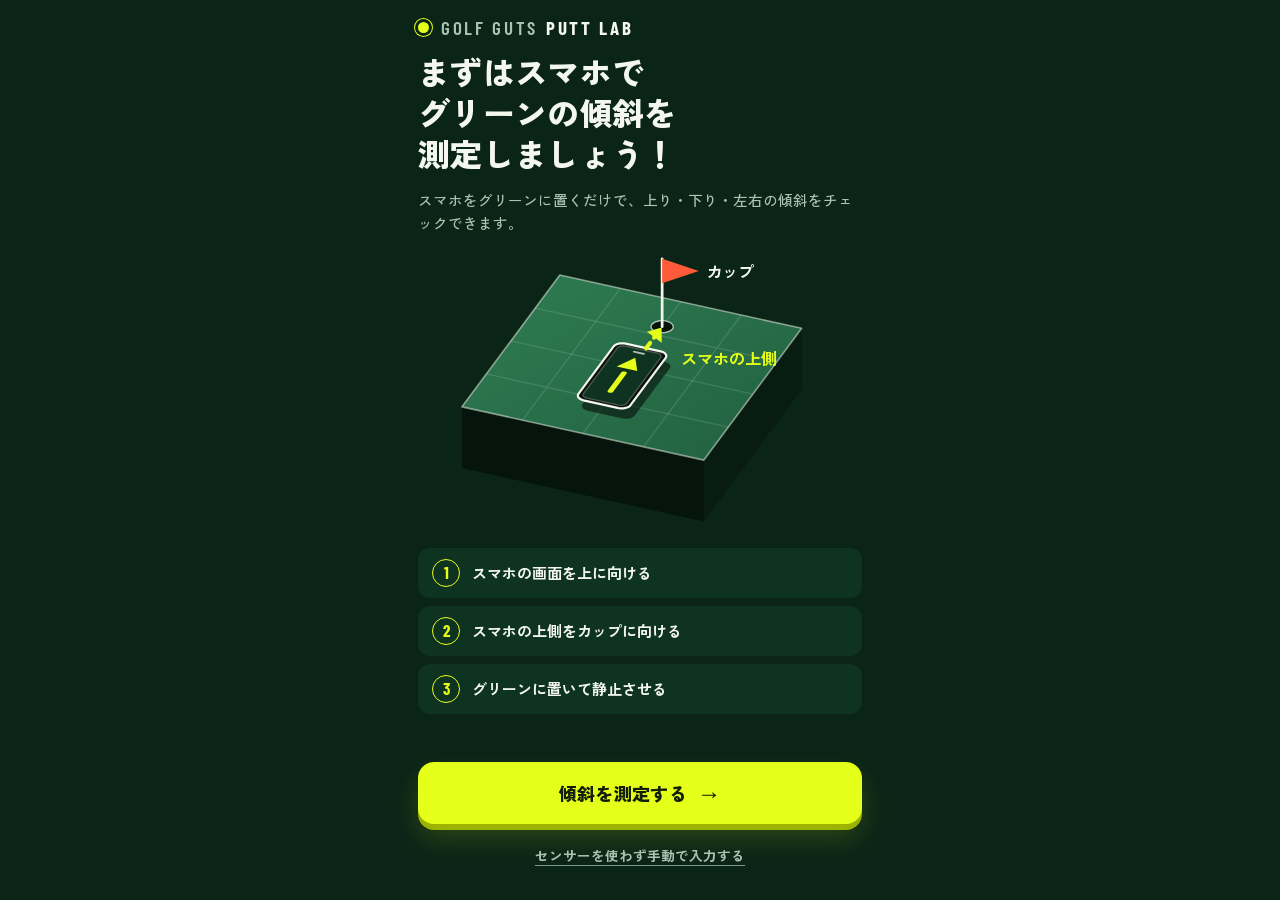
<file: index.html>
<!doctype html>
<html lang="ja">
<head>
<meta charset="utf-8">
<meta name="viewport" content="width=device-width,initial-scale=1,viewport-fit=cover">
<meta name="theme-color" content="#0a2417">
<meta name="apple-mobile-web-app-capable" content="yes">
<meta name="mobile-web-app-capable" content="yes">
<meta name="apple-mobile-web-app-status-bar-style" content="black-translucent">
<meta name="apple-mobile-web-app-title" content="PUTT LAB">
<style>:root{padding:env(safe-area-inset-top,0px) 0 env(safe-area-inset-bottom,0px)}body{margin:0}img{max-width:100%}[hidden]{display:none!important}</style>
</head>
<body>
<title>GOLF GUTS PUTT LAB</title>
<link rel="stylesheet" href="https://fonts.googleapis.com/css2?family=Barlow+Condensed:wght@500;600;700&family=Zen+Kaku+Gothic+New:wght@500;700;900&display=swap">
<style>
/* Layout: 縦一列のスコアカード。濃い芝の地に置き、蛍光イエローは「次に押すもの」と「答え」だけに使う。
   屋外の日差しでも読めるよう、文字は大きく高コントラスト。単一のダークグリーン基調で固定（テーマ切替なし）。 */
:root {
  color-scheme: dark;
  --turf-950: #05150d;
  --turf-900: #0a2417;
  --turf-800: #0f3321;
  --turf-700: #16442d;
  --turf-600: #21603f;
  --turf-500: #2f7d52;
  --chalk: #f3f7ee;
  --chalk-dim: #abc3b1;
  --chalk-faint: #7a9a85;
  --volt: #e4ff1a;
  --volt-ink: #131f06;
  --pin: #ff5b3a;
  --rule: rgba(243, 247, 238, .14);
  --font-display: "Barlow Condensed", "Arial Narrow", "Hiragino Sans", "Noto Sans CJK JP", sans-serif;
  --font-body: "Zen Kaku Gothic New", "Hiragino Sans", "Hiragino Kaku Gothic ProN", "Noto Sans JP", "Noto Sans CJK JP", "Yu Gothic", Meiryo, sans-serif;
  --gutter: 18px;
}

html { height: 100%; box-sizing: border-box; }
body { height: 100%; }
body {
  margin: 0;
  background: var(--turf-900);
  color: var(--chalk);
  font-family: var(--font-body);
  font-size: 15px;
  line-height: 1.6;
  font-weight: 500;
  -webkit-text-size-adjust: 100%;
  -webkit-tap-highlight-color: transparent;
  overscroll-behavior-y: contain;
}
*, *::before, *::after { box-sizing: border-box; }
/* ホーム画面から起動したとき、スクロールした中身が時計・電池表示の下に透けないようにする */
body::before {
  content: ""; position: fixed; top: 0; left: 0; right: 0; z-index: 30;
  height: env(safe-area-inset-top, 0px); background: var(--turf-900);
}
button, input { font: inherit; color: inherit; }
button { cursor: pointer; touch-action: manipulation; }
h1, h2, h3, p, ol, dl, dd { margin: 0; }
ol { padding: 0; list-style: none; }
svg { display: block; width: 100%; height: auto; }
svg text { font-family: var(--font-body); }
:focus-visible { outline: 3px solid var(--volt); outline-offset: 3px; border-radius: 6px; }

#app { min-height: 100%; max-width: 480px; margin: 0 auto; padding-inline: var(--gutter); display: flex; flex-direction: column; }

.screen {
  flex: 1 0 auto;
  display: flex; flex-direction: column; gap: 14px;
  padding-block: 18px 22px;
}

/* ---------- 共通パーツ ---------- */
.brand {
  display: flex; align-items: center; gap: 8px;
  font-family: var(--font-display); font-weight: 600; font-size: 19px;
  letter-spacing: .14em; line-height: 1; color: var(--chalk-dim); white-space: nowrap; min-width: 0;
}
.brand b { color: var(--chalk); font-weight: 700; }
.brand::before {
  content: ""; width: 11px; height: 11px; border-radius: 50%;
  background: var(--volt); box-shadow: 0 0 0 3px var(--turf-900), 0 0 0 4px var(--volt);
  margin-right: 4px; flex: none;
}

.eyebrow { font-size: 13px; font-weight: 700; letter-spacing: .12em; color: var(--volt); }
.h-big { font-size: clamp(26px, 7.6vw, 32px); line-height: 1.28; font-weight: 900; letter-spacing: .01em; text-wrap: balance; }
.lead { color: var(--chalk-dim); font-size: 14.5px; }
.note { color: var(--chalk-faint); font-size: 12.5px; line-height: 1.55; }

.btn-volt {
  display: flex; align-items: center; justify-content: center; gap: 10px;
  width: 100%; min-height: 62px; padding: 12px 18px;
  border: 0; border-radius: 16px;
  background: var(--volt); color: var(--volt-ink);
  font-weight: 900; font-size: 18px; letter-spacing: .02em;
  box-shadow: 0 6px 0 #9db300, 0 14px 28px rgba(228, 255, 26, .16);
  transition: transform .08s, box-shadow .08s;
}
.btn-volt:active { transform: translateY(4px); box-shadow: 0 2px 0 #9db300; }
.btn-volt .arr { font-family: var(--font-display); font-size: 24px; line-height: 1; }
.btn-ghost {
  width: 100%; min-height: 50px; padding: 10px 16px;
  border: 1.5px solid var(--rule); border-radius: 14px; background: transparent;
  color: var(--chalk); font-weight: 700; font-size: 15px;
}
.btn-ghost:active { background: var(--turf-800); }
.btn-ghost.pri { border-color: var(--volt); color: var(--volt); font-weight: 900; }
.btn-ghost:disabled { opacity: .4; }
.btn-text {
  border: 0; background: none; padding: 10px 6px; min-height: 44px;
  color: var(--chalk-dim); font-size: 13.5px; font-weight: 700;
  text-decoration: underline; text-underline-offset: 4px; text-decoration-color: var(--chalk-faint);
}
.cta { margin-top: auto; display: flex; flex-direction: column; gap: 10px; padding-top: 6px; }
.cta .btn-text { align-self: center; }

.illust { margin-inline: calc(var(--gutter) * -.5); }

/* ---------- STEP1 スタート ---------- */
.steps { display: flex; flex-direction: column; gap: 8px; }
.steps li {
  display: flex; align-items: center; gap: 12px;
  padding: 11px 14px; border-radius: 12px; background: var(--turf-800);
  font-weight: 700; font-size: 15px;
}
.steps .n {
  flex: none; width: 28px; height: 28px; border-radius: 50%;
  display: grid; place-items: center;
  border: 1.5px solid var(--volt); color: var(--volt);
  font-family: var(--font-display); font-weight: 700; font-size: 17px; line-height: 1;
}

/* ---------- STEP2 測定中 ---------- */
.ms-read { display: grid; grid-template-columns: 1fr 1fr; gap: 10px; }
.ms-read div { padding: 12px 14px; border-radius: 12px; background: var(--turf-800); }
.ms-read span { display: block; font-size: 12px; font-weight: 700; color: var(--chalk-dim); letter-spacing: .08em; }
.ms-read b { font-size: 21px; font-weight: 900; font-variant-numeric: tabular-nums; white-space: nowrap; }
.ms-progress { height: 10px; border-radius: 5px; background: var(--turf-700); overflow: hidden; }
.ms-progress i { display: block; height: 100%; width: 0; background: var(--volt); border-radius: 5px; transition: width .12s linear; }
.dots::after { content: ""; animation: dots 1.2s steps(4, end) infinite; }
@keyframes dots { 0% { content: ""; } 25% { content: "."; } 50% { content: ".."; } 75% { content: "..."; } }
.pulse { animation: pulse 1.4s ease-out infinite; transform-origin: center; transform-box: fill-box; }
@keyframes pulse { 0% { opacity: .9; transform: scale(.72); } 100% { opacity: 0; transform: scale(1.12); } }

/* ---------- STEP3 測定完了 ---------- */
.slope-table { display: flex; flex-direction: column; border-top: 1px solid var(--rule); }
.slope-table div {
  display: flex; align-items: baseline; justify-content: space-between; gap: 12px;
  padding: 11px 2px; border-bottom: 1px solid var(--rule);
}
.slope-table dt { font-size: 13px; font-weight: 700; color: var(--chalk-dim); letter-spacing: .06em; }
.slope-table dd { text-align: right; font-size: 21px; font-weight: 900; font-variant-numeric: tabular-nums; }
.slope-table dd small { margin-left: 10px; font-size: 12.5px; font-weight: 700; color: var(--chalk-faint); }
.src-tag { align-self: flex-start; padding: 3px 10px; border-radius: 999px; background: var(--turf-700); font-size: 12px; font-weight: 700; color: var(--chalk-dim); }

/* ---------- メイン ---------- */
#scr-main { gap: 14px; }
.topbar { display: flex; align-items: center; justify-content: space-between; gap: 10px; }
.icon-btn {
  flex: none; width: 46px; height: 46px; display: grid; place-items: center;
  border: 1.5px solid var(--rule); border-radius: 12px; background: transparent; color: var(--chalk);
}
.icon-btn svg { width: 22px; height: 22px; }
.slopebar {
  display: flex; align-items: center; flex-wrap: wrap; gap: 8px;
  padding: 10px 10px 10px 14px; border-radius: 14px; background: var(--turf-800);
}
.slopebar .lbl { font-size: 11.5px; font-weight: 700; letter-spacing: .1em; color: var(--chalk-faint); width: 100%; }
.slopebar .val { font-size: 17px; font-weight: 900; white-space: nowrap; font-variant-numeric: tabular-nums; }
.slopebar .sep { width: 1px; height: 18px; background: var(--rule); }
.slopebar button {
  margin-left: auto; min-height: 42px; padding: 6px 16px; border-radius: 10px;
  border: 1.5px solid var(--volt); background: transparent; color: var(--volt); font-weight: 900; font-size: 14px;
}
.slopebar button:active { background: rgba(228, 255, 26, .12); }

.block { display: flex; flex-direction: column; gap: 12px; padding-top: 16px; border-top: 1px solid var(--rule); }
.block > h3 { display: flex; align-items: baseline; justify-content: space-between; gap: 10px; font-size: 13px; font-weight: 700; letter-spacing: .1em; color: var(--chalk-dim); }
.block > h3 span { font-family: var(--font-display); font-size: 16px; letter-spacing: .08em; color: var(--chalk-faint); }

/* 距離入力 */
.dist-row { display: flex; align-items: center; gap: 10px; }
.step-btn {
  flex: none; width: 54px; height: 54px; border-radius: 14px;
  border: 1.5px solid var(--rule); background: var(--turf-800);
  font-family: var(--font-display); font-size: 30px; font-weight: 600; line-height: 1;
}
.step-btn:active { background: var(--turf-700); }
.dist-field { flex: 1; min-width: 0; display: flex; align-items: baseline; justify-content: center; gap: 6px; }
.dist-field input {
  width: 4.2ch; min-width: 0; padding: 0; border: 0; border-bottom: 2px solid var(--chalk-faint); border-radius: 0;
  background: transparent; text-align: center;
  font-family: var(--font-display); font-weight: 700; font-size: 58px; line-height: 1.05; font-variant-numeric: tabular-nums;
  -moz-appearance: textfield; appearance: textfield;
}
.dist-field input::-webkit-outer-spin-button, .dist-field input::-webkit-inner-spin-button { -webkit-appearance: none; margin: 0; }
.dist-field input:focus { outline: none; border-bottom-color: var(--volt); }
.dist-field .unit { font-family: var(--font-display); font-weight: 600; font-size: 24px; color: var(--chalk-dim); }
input[type="range"] { width: 100%; height: 34px; margin: 0; accent-color: var(--volt); }
.chips { display: grid; grid-template-columns: repeat(6, 1fr); gap: 6px; }
.chips.four { grid-template-columns: repeat(4, 1fr); }
.chip {
  min-height: 44px; padding: 4px 2px; border-radius: 10px;
  border: 1.5px solid var(--rule); background: transparent;
  font-family: var(--font-display); font-weight: 600; font-size: 19px; line-height: 1.1; color: var(--chalk);
}
.chip small { display: block; font-family: var(--font-body); font-size: 11px; font-weight: 700; color: var(--chalk-faint); }
.chip[aria-pressed="true"] { background: var(--chalk); border-color: var(--chalk); color: var(--turf-900); }
.chip[aria-pressed="true"] small { color: var(--turf-700); }

/* ライン表示 */
.green { border-radius: 18px; overflow: hidden; background: var(--turf-700); }
.legend { display: flex; flex-wrap: wrap; gap: 6px 18px; font-size: 12.5px; font-weight: 700; color: var(--chalk-dim); }
.legend span { display: inline-flex; align-items: center; gap: 8px; }
.legend i { display: inline-block; width: 30px; height: 0; }
.legend .lg-solid i { border-top: 4px solid var(--volt); border-radius: 2px; }
.legend .lg-dash i { border-top: 2.5px dashed var(--chalk); }
.legend .lg-x { color: var(--chalk-faint); }

/* 計算結果（いちばん大きく） */
.call { display: flex; flex-direction: column; gap: 2px; padding: 4px 0 2px; }
.call-break { display: flex; align-items: center; gap: 10px; font-size: 25px; font-weight: 900; line-height: 1.3; }
.call-break svg { width: 34px; height: 34px; flex: none; }
.call-aim { font-size: 30px; font-weight: 900; line-height: 1.15; color: var(--volt); letter-spacing: .01em; white-space: nowrap; }
.call-aim .side { margin-left: 8px; }
.call-aim.long { font-size: 26px; }
.call-aim.long b { font-size: 62px; }
.call-aim b { font-family: var(--font-display); font-weight: 700; font-size: 76px; line-height: .95; letter-spacing: 0; margin: 0 4px 0 6px; font-variant-numeric: tabular-nums; }
.call-sub { font-size: 14px; font-weight: 700; color: var(--chalk-dim); }
.caution {
  margin-top: 8px; padding: 12px 14px; border-radius: 14px; border: 1.5px solid var(--chalk-faint);
  background: var(--turf-800); font-size: 13.5px; font-weight: 500; line-height: 1.6; color: var(--chalk);
}
.caution b { display: block; font-weight: 900; font-size: 14.5px; }
.warn {
  padding: 14px 16px; border-radius: 14px; border: 1.5px solid var(--pin);
  background: rgba(255, 91, 58, .1); font-size: 14px; font-weight: 700; line-height: 1.6;
}

/* 振り幅 */
.stroke-num { display: flex; align-items: baseline; flex-wrap: wrap; gap: 4px 10px; }
.stroke-num b { font-family: var(--font-display); font-weight: 700; font-size: 84px; line-height: .9; font-variant-numeric: tabular-nums; }
.stroke-num .unit { font-family: var(--font-display); font-weight: 600; font-size: 30px; color: var(--chalk-dim); }
.stroke-num .sub { flex: 1 1 100%; min-width: 0; font-size: 13px; font-weight: 700; color: var(--chalk-dim); line-height: 1.5; }
.stroke-rows { display: flex; flex-direction: column; gap: 4px; }
.stroke-row { display: grid; grid-template-columns: 96px minmax(0, 1fr); align-items: end; gap: 6px; }
.stroke-row .lab { padding-bottom: 4px; line-height: 1.25; }
.stroke-row .lab span { display: block; font-size: 12.5px; font-weight: 700; color: var(--chalk-dim); }
.stroke-row .lab b { font-size: 16px; font-weight: 900; white-space: nowrap; }
.stroke-row .lab b em { font-style: normal; font-family: var(--font-display); font-size: 24px; font-weight: 700; margin: 0 1px; }

/* メトロノーム */
.metro-stage { border-radius: 18px; background: var(--turf-800); overflow: hidden; transition: background .12s; }
.metro-stage.hit { background: var(--turf-600); }
.beats { display: grid; grid-template-columns: repeat(3, 1fr); gap: 8px; }
.beats span {
  display: grid; place-items: center; height: 58px; border-radius: 14px;
  background: var(--turf-800); color: var(--chalk-faint);
  font-family: var(--font-display); font-weight: 700; font-size: 38px; line-height: 1;
}
.beats span.on { background: var(--chalk); color: var(--turf-900); }
.beats span.on.accent { background: var(--volt); color: var(--volt-ink); }
.phases { display: grid; grid-template-columns: repeat(4, 1fr); gap: 6px; }
.phases span {
  padding: 7px 0; border-radius: 9px; border: 1.5px solid var(--rule);
  text-align: center; font-size: 12px; font-weight: 700; color: var(--chalk-faint); line-height: 1.3; white-space: nowrap;
}
.phases span small { display: block; font-family: var(--font-display); font-size: 13px; letter-spacing: .04em; }
.phases span.on { border-color: var(--chalk); color: var(--chalk); background: var(--turf-700); }
.phases span.on.impact { border-color: var(--volt); color: var(--volt-ink); background: var(--volt); }
.foot { padding-top: 14px; border-top: 1px solid var(--rule); }

/* ---------- シート（設定・手動入力） ---------- */
.sheet {
  position: fixed; inset: 0; z-index: 20; overflow-y: auto; -webkit-overflow-scrolling: touch;
  background: var(--turf-900);
  padding: calc(env(safe-area-inset-top, 0px) + 14px) 0 calc(env(safe-area-inset-bottom, 0px) + 24px);
}
.sheet-in { max-width: 480px; margin: 0 auto; padding-inline: var(--gutter); display: flex; flex-direction: column; gap: 16px; }
.sheet-head { display: flex; align-items: center; justify-content: space-between; gap: 10px; }
.sheet-head h2 { font-size: 21px; font-weight: 900; }
.sheet h3.sec { font-size: 16px; font-weight: 900; }
.sheet .block { gap: 10px; }
.sheet p { font-size: 13.5px; color: var(--chalk-dim); }
.sheet ol.how { display: flex; flex-direction: column; gap: 3px; padding-left: 1.4em; list-style: decimal; font-size: 13.5px; color: var(--chalk-dim); }
.status { padding: 10px 14px; border-radius: 12px; background: var(--turf-800); font-size: 13.5px; font-weight: 700; color: var(--chalk); }
.status small { display: block; font-weight: 500; color: var(--chalk-dim); font-size: 12.5px; }
.row2 { display: grid; grid-template-columns: 1fr 1fr; gap: 10px; }
.field-head { display: flex; align-items: baseline; justify-content: space-between; gap: 10px; }
.field-head label { font-size: 13px; font-weight: 700; color: var(--chalk-dim); letter-spacing: .06em; }
.field-head output { font-size: 21px; font-weight: 900; font-variant-numeric: tabular-nums; white-space: nowrap; }
.range-ends { display: flex; justify-content: space-between; font-size: 12px; font-weight: 700; color: var(--chalk-faint); margin-top: -6px; }

.cal-grid { display: grid; grid-template-columns: 62px repeat(3, minmax(0, 1fr)) 58px; gap: 6px; align-items: center; }
.cal-grid .hd { font-size: 11.5px; font-weight: 700; color: var(--chalk-faint); text-align: center; }
.cal-grid .cm { font-family: var(--font-display); font-weight: 700; font-size: 22px; white-space: nowrap; }
.cal-grid .cm small { font-size: 14px; color: var(--chalk-dim); margin-left: 1px; }
.cal-grid input {
  width: 100%; min-width: 0; height: 46px; padding: 0 4px; border-radius: 10px;
  border: 1.5px solid var(--rule); background: var(--turf-800); text-align: center;
  font-family: var(--font-display); font-weight: 600; font-size: 21px; font-variant-numeric: tabular-nums;
}
.cal-grid input:focus { outline: none; border-color: var(--volt); }
.cal-grid .avg { text-align: right; font-family: var(--font-display); font-weight: 700; font-size: 19px; color: var(--volt); font-variant-numeric: tabular-nums; white-space: nowrap; }

.toast {
  position: fixed; left: 50%; top: calc(env(safe-area-inset-top, 0px) + 12px); transform: translateX(-50%);
  z-index: 40; width: max-content; max-width: min(92vw, 440px); padding: 12px 18px; border-radius: 12px;
  background: var(--chalk); color: var(--turf-900); font-size: 14px; font-weight: 700; line-height: 1.5;
  box-shadow: 0 10px 30px rgba(0, 0, 0, .4);
}

@media (max-width: 350px) {
  :root { --gutter: 16px; }
  .call-aim { font-size: 26px; }
  .call-aim b { font-size: 64px; }
  .stroke-row { grid-template-columns: 88px minmax(0, 1fr); }
  .chip { font-size: 17px; }
  .brand { font-size: 16.5px; letter-spacing: .1em; gap: 6px; }
  .btn-volt { font-size: 15.5px; padding-inline: 10px; gap: 8px; }
  .dist-field input { font-size: 46px; }
  .step-btn { width: 48px; height: 48px; }
  .slopebar { padding-left: 12px; gap: 6px; }
  .slopebar .val { font-size: 15px; }
  .slopebar button { padding: 6px 11px; font-size: 13px; }
  .phases { gap: 4px; }
  .phases span { font-size: 11px; }
}
@media (prefers-reduced-motion: reduce) {
  .pulse, .dots::after { animation: none; }
  .btn-volt, .ms-progress i, .metro-stage { transition: none; }
}
</style>

<div id="app">

  <!-- STEP 1: スタート -->
  <section class="screen" id="scr-start">
    <header class="brand">GOLF GUTS <b>PUTT LAB</b></header>
    <h1 class="h-big">まずはスマホで<br>グリーンの傾斜を<br>測定しましょう！</h1>
    <p class="lead">スマホをグリーンに置くだけで、上り・下り・左右の傾斜をチェックできます。</p>
    <div class="illust" id="start-illust" role="img" aria-label="グリーンの上に置いたスマホ。スマホの上側がカップを向いている"></div>
    <ol class="steps">
      <li><span class="n">1</span>スマホの画面を上に向ける</li>
      <li><span class="n">2</span>スマホの上側をカップに向ける</li>
      <li><span class="n">3</span>グリーンに置いて静止させる</li>
    </ol>
    <div class="cta">
      <button class="btn-volt" id="btn-measure" type="button">傾斜を測定する <span class="arr" aria-hidden="true">→</span></button>
      <button class="btn-text" id="btn-manual" type="button">センサーを使わず手動で入力する</button>
    </div>
  </section>

  <!-- STEP 2: 測定中 -->
  <section class="screen" id="scr-measure" hidden>
    <header class="brand">GOLF GUTS <b>PUTT LAB</b></header>
    <p class="eyebrow" id="ms-mode">傾斜を測定</p>
    <h2 class="h-big" id="ms-title" aria-live="polite">測定中<span class="dots"></span></h2>
    <p class="lead" id="ms-hint" aria-live="polite">スマホをグリーンに置いて、手を離してください。</p>
    <div class="illust" id="ms-illust" aria-hidden="true"></div>
    <div class="ms-read">
      <div><span>前後</span><b id="ms-fwd">—</b></div>
      <div><span>左右</span><b id="ms-side">—</b></div>
    </div>
    <div class="ms-progress" role="progressbar" aria-label="測定の進み具合" aria-valuemin="0" aria-valuemax="100" id="ms-prog"><i id="ms-bar"></i></div>
    <div class="cta">
      <button class="btn-volt" id="ms-next" type="button" hidden>置き直したら次へ <span class="arr" aria-hidden="true">→</span></button>
      <button class="btn-ghost" id="ms-manual" type="button" hidden>手動で入力する</button>
      <button class="btn-ghost" id="ms-cancel" type="button">中止する</button>
    </div>
  </section>

  <!-- STEP 3: 測定完了 -->
  <section class="screen" id="scr-result" hidden>
    <header class="brand">GOLF GUTS <b>PUTT LAB</b></header>
    <p class="eyebrow" id="rs-eyebrow">測定完了！</p>
    <h2 class="h-big" id="rs-title">傾斜の測定が<br>完了しました！</h2>
    <div class="illust" id="rs-illust" role="img"></div>
    <dl class="slope-table">
      <div><dt>前後傾斜</dt><dd id="rs-fwd"></dd></div>
      <div><dt>左右傾斜</dt><dd id="rs-side"></dd></div>
      <div><dt>傾斜強度</dt><dd id="rs-strength"></dd></div>
    </dl>
    <p class="note">測定した地点の傾斜がカップまで続くと仮定して計算します。途中で傾斜が変わるラインでは、結果は目安としてお使いください。</p>
    <div class="cta">
      <button class="btn-volt" id="rs-go" type="button">パッティングラインを計算する <span class="arr" aria-hidden="true">→</span></button>
      <button class="btn-ghost" id="rs-redo" type="button">再測定する</button>
    </div>
  </section>

  <!-- STEP 4–6: メイン -->
  <section class="screen" id="scr-main" hidden>
    <div class="topbar">
      <header class="brand">GOLF GUTS <b>PUTT LAB</b></header>
      <button class="icon-btn" id="mn-settings" type="button" aria-label="設定を開く">
        <svg viewBox="0 0 24 24" fill="none" stroke="currentColor" stroke-width="2" stroke-linecap="round"><path d="M4 7h10M18 7h2M4 17h2M10 17h10"/><circle cx="16" cy="7" r="2.2"/><circle cx="8" cy="17" r="2.2"/></svg>
      </button>
    </div>

    <div class="slopebar">
      <span class="lbl" id="mn-src">測定した傾斜</span>
      <span class="val" id="mn-fwd"></span><span class="sep" aria-hidden="true"></span><span class="val" id="mn-side"></span>
      <button id="mn-remeasure" type="button">再測定</button>
    </div>

    <section class="block" aria-labelledby="h-dist">
      <h3 id="h-dist">カップまでの距離<span id="dist-m"></span></h3>
      <div class="dist-row">
        <button class="step-btn" id="dist-minus" type="button" aria-label="0.5ヤード短く">−</button>
        <div class="dist-field">
          <input id="dist-num" type="number" inputmode="decimal" min="0.5" max="20" step="0.5" value="3" aria-labelledby="h-dist">
          <span class="unit">yd</span>
        </div>
        <button class="step-btn" id="dist-plus" type="button" aria-label="0.5ヤード長く">＋</button>
      </div>
      <input id="dist-range" type="range" min="0.5" max="20" step="0.5" value="3" aria-labelledby="h-dist">
      <div class="chips" id="dist-chips" role="group" aria-label="よく使う距離"></div>
    </section>

    <section class="block" aria-labelledby="h-line">
      <h3 id="h-line">パッティングライン</h3>
      <div class="green" id="line-view" role="img"></div>
      <div class="legend">
        <span class="lg-solid"><i></i>ボールが転がる予想ライン</span>
        <span class="lg-dash"><i></i>打ち出す方向</span>
        <span class="lg-x" id="line-scale" hidden></span>
      </div>
      <div id="call" aria-live="polite"></div>
    </section>

    <section class="block" aria-labelledby="h-stroke" id="stroke-block">
      <h3 id="h-stroke">必要な振り幅<span>アドレス → トップ</span></h3>
      <div class="stroke-num">
        <b id="st-cm">–</b><span class="unit">cm</span>
        <span class="sub" id="st-sub"></span>
      </div>
      <div class="stroke-rows" id="stroke-view"></div>
      <p class="note" id="st-note"></p>
    </section>

    <section class="block" aria-labelledby="h-metro">
      <h3 id="h-metro">メトロノーム<span>90 BPM・3/4</span></h3>
      <div class="metro-stage" id="metro-stage" aria-hidden="true"></div>
      <div class="beats" id="beats" aria-hidden="true"><span>1</span><span>2</span><span>3</span></div>
      <div class="phases" id="phases" aria-hidden="true">
        <span><small>1拍目</small>始動</span>
        <span><small>2拍目</small>トップ</span>
        <span class="impact"><small>2.5拍</small>インパクト</span>
        <span><small>3拍目</small>フォロー</span>
      </div>
      <button class="btn-volt" id="metro-btn" type="button" aria-pressed="false">再生する</button>
      <p class="note">1拍目で引き始め、2拍目でトップ、2拍目と3拍目のちょうど真ん中で打ちます。音が出ないときは、スマホの消音モードと音量を確認してください。</p>
    </section>

    <p class="note foot">表示はすべて推定値です。測定地点の傾斜がカップまで一定という前提で計算しており、芝目・途中の起伏・スマホケースやカメラの出っ張りによる誤差は含まれません。</p>
  </section>
</div>

<!-- 手動入力 -->
<div class="sheet" id="sheet-manual" hidden role="dialog" aria-modal="true" aria-labelledby="mi-title">
  <div class="sheet-in">
    <div class="sheet-head">
      <h2 id="mi-title">傾斜を手動で入力</h2>
      <button class="icon-btn" id="mi-close" type="button" aria-label="閉じる"><svg viewBox="0 0 24 24" fill="none" stroke="currentColor" stroke-width="2.2" stroke-linecap="round"><path d="M6 6l12 12M18 6L6 18"/></svg></button>
    </div>
    <p id="mi-msg">カップに向かって立ったときの傾斜を入力します。</p>
    <div class="illust" id="mi-illust" aria-hidden="true"></div>
    <div>
      <div class="field-head"><label for="mi-fwd">前後の傾斜</label><output id="mi-fwd-out" for="mi-fwd"></output></div>
      <input id="mi-fwd" type="range" min="-4" max="4" step="0.1" value="0">
      <div class="range-ends"><span>下り 4°</span><span>平坦</span><span>上り 4°</span></div>
    </div>
    <div>
      <div class="field-head"><label for="mi-side">左右の傾斜</label><output id="mi-side-out" for="mi-side"></output></div>
      <input id="mi-side" type="range" min="-4" max="4" step="0.1" value="0">
      <div class="range-ends"><span>左下がり 4°</span><span>平坦</span><span>右下がり 4°</span></div>
    </div>
    <button class="btn-volt" id="mi-ok" type="button">この傾斜で進む <span class="arr" aria-hidden="true">→</span></button>
  </div>
</div>

<!-- 設定 -->
<div class="sheet" id="sheet-settings" hidden role="dialog" aria-modal="true" aria-labelledby="set-title">
  <div class="sheet-in">
    <div class="sheet-head">
      <h2 id="set-title">設定</h2>
      <button class="icon-btn" id="set-close" type="button" aria-label="設定を閉じる"><svg viewBox="0 0 24 24" fill="none" stroke="currentColor" stroke-width="2.2" stroke-linecap="round"><path d="M6 6l12 12M18 6L6 18"/></svg></button>
    </div>

    <section class="block">
      <h3 class="sec">グリーンの速さ</h3>
      <p>スティンプメーターの値（ft）です。コースの掲示があればその数字に合わせてください。速いほど、よく曲がり、振り幅は小さくなります。</p>
      <div class="chips four" id="stimp-chips" role="group" aria-label="グリーンの速さ"></div>
      <div>
        <div class="field-head"><label for="stimp-range">細かく調整</label><output id="stimp-out" for="stimp-range"></output></div>
        <input id="stimp-range" type="range" min="7" max="13" step="0.5" value="9">
      </div>
    </section>

    <section class="block">
      <h3 class="sec">振り幅のキャリブレーション</h3>
      <p>あなたの「振り幅と転がる距離」を登録すると、必要な振り幅があなたの距離感に合います。</p>
      <ol class="how">
        <li>平坦な練習グリーンで、上の「グリーンの速さ」をその場所に合わせる</li>
        <li>メトロノーム（90 BPM・3/4拍子）に合わせて、決めた振り幅で3球打つ</li>
        <li>転がった距離（yd）を入力して保存する</li>
      </ol>
      <div class="cal-grid" id="cal-grid"></div>
      <p class="note">1つの振り幅だけでも登録できます。10・20・30cm の複数を登録すると、あなた専用の距離曲線になり精度が上がります。</p>
      <div class="status" id="cal-status"></div>
      <div class="row2">
        <button class="btn-ghost" id="cal-clear" type="button">登録を消す</button>
        <button class="btn-ghost pri" id="cal-save" type="button">保存する</button>
      </div>
    </section>

    <section class="block">
      <h3 class="sec">ゼロ点補正</h3>
      <p>ケースやカメラの出っ張りで生じるズレを打ち消します。同じ場所で、スマホを180°回して2回測ります。床や机でもできます。</p>
      <div class="status" id="zero-status"></div>
      <div class="row2">
        <button class="btn-ghost" id="zero-clear" type="button">補正を消す</button>
        <button class="btn-ghost pri" id="zero-start" type="button">補正を始める</button>
      </div>
    </section>

    <section class="block">
      <h3 class="sec">傾斜の入力</h3>
      <button class="btn-ghost" id="set-manual" type="button">傾斜を手動で入力する</button>
    </section>
  </div>
</div>

<div class="toast" id="toast" role="status" hidden></div>

<script>
/* GOLF GUTS PUTT LAB — 計算ロジック（画面とは独立。Node でも単体テストできる）
 *
 * 座標系: x = ボール→カップ方向（m）, y = カップに向かって右（m）
 * 傾斜:   fwd  > 0 … カップに向かって上り（度）
 *         side > 0 … 右下がり（度）＝ボールは右へ曲がる
 * 仮定:   測定地点の傾斜がカップまで一定（平面）。転がり抵抗はスティンプ値から求めた一定の減速。
 */
var PuttPhysics = (function () {
  'use strict';

  var G = 9.80665;          // 重力加速度 m/s²
  var ROLL = 5 / 7;         // 転がる球にかかる斜面方向の重力の係数（球の慣性モーメント分）
  var STIMP_V0 = 1.83;      // スティンプメーターの放球速度 m/s
  var FT = 0.3048, YD = 0.9144;
  var CUP = 0.108;          // カップ直径 m
  var PAST = 0.30;          // カップを過ぎて止まる目標距離 m（カップ付近の目標速度の代わり）
  var DEG = Math.PI / 180;

  /** スティンプ値(ft) → 平坦なグリーンでの減速 m/s² */
  function decel(stimpFt) {
    return (STIMP_V0 * STIMP_V0) / (2 * stimpFt * FT);
  }

  /** 傾斜による面内の加速度 */
  function slopeAccel(fwdDeg, sideDeg) {
    return {
      gx: -ROLL * G * Math.sin(fwdDeg * DEG),
      gy: ROLL * G * Math.sin(sideDeg * DEG)
    };
  }

  /** ボール1球ぶんの転がりを数値積分する */
  function simulate(p) {
    var dt = p.dt || 0.004;
    var x = 0, y = 0;
    var vx = p.v0 * Math.cos(p.phi), vy = p.v0 * Math.sin(p.phi);
    var t = 0, n = 0, crossed = false;
    var yCross = null, vCross = null, tCross = null, dirCross = null, past = 0;
    var path = p.wantPath ? [[0, 0]] : null;

    while (t < 40) {
      var s = Math.sqrt(vx * vx + vy * vy);
      if (s < 1e-4) break;
      var ax = p.gx - p.a * vx / s, ay = p.gy - p.a * vy / s;
      var nvx = vx + ax * dt, nvy = vy + ay * dt;
      if (nvx * vx + nvy * vy <= 0) {
        // このステップの途中で止まる
        var f0 = Math.min(1, s / (Math.sqrt(ax * ax + ay * ay) * dt));
        var ex = vx * dt * f0 * 0.5, ey = vy * dt * f0 * 0.5;
        if (!crossed && x + ex >= p.D) {
          crossed = true; yCross = y; vCross = 0; tCross = t;
        } else if (crossed) {
          past += Math.sqrt(ex * ex + ey * ey);
        }
        x += ex; y += ey; t += dt * f0;
        break;
      }
      var dx = (vx + nvx) * 0.5 * dt, dy = (vy + nvy) * 0.5 * dt;
      var step = Math.sqrt(dx * dx + dy * dy);
      if (!crossed && x + dx >= p.D) {
        var f = (p.D - x) / dx;
        yCross = y + dy * f;
        vCross = s + (Math.sqrt(nvx * nvx + nvy * nvy) - s) * f;
        tCross = t + dt * f;
        crossed = true;
        dirCross = [dx / step, dy / step];
        past += step * (1 - f);
        if (path) path.push([p.D, yCross]);
        if (p.stopAtCup) { x = p.D; y = yCross; t = tCross; break; }
      } else if (crossed) {
        past += step;
      }
      x += dx; y += dy; vx = nvx; vy = nvy; t += dt;
      if (path && (++n % 4 === 0) && !crossed) path.push([x, y]);
    }
    return {
      reached: crossed, yCross: yCross, vCross: vCross, tCross: tCross, dirCross: dirCross,
      past: past, stop: [x, y], time: t, path: path
    };
  }

  /** 与えた初速で、カップ中心を通る打ち出し方向を探す */
  function aimFor(v0, env, stopAtCup) {
    var phi = 0, r = null, ok = false;
    for (var i = 0; i < 60; i++) {
      r = simulate({ v0: v0, phi: phi, gx: env.gx, gy: env.gy, a: env.a, D: env.D, stopAtCup: stopAtCup });
      if (!r.reached) return { reached: false };
      if (Math.abs(r.yCross) < 0.0004) { ok = true; break; }
      phi -= Math.atan2(r.yCross, env.D);
      if (Math.abs(phi) > 1.2) return { reached: false };
    }
    if (!ok) return { reached: false };
    return { reached: true, phi: phi, past: r.past, vCross: r.vCross, dirCross: r.dirCross };
  }

  /**
   * 急な傾斜で使う「カップに届いたときの目標速度」。
   * ゆるい傾斜での基準（カップを30cm過ぎて止まる）と同じ速さになるように、
   * カップ地点での実際の減速（転がり抵抗 ＋ 進行方向の傾斜）から決める。
   * 下りが急で減速がほとんど無い場合は、下限（平坦の2割の減速に相当）を使う。
   */
  function cupSpeed(env, dir) {
    var along = env.gx * dir[0] + env.gy * dir[1];           // 進行方向の重力（正＝加速）
    return Math.sqrt(2 * Math.max(env.a - along, 0.2 * env.a) * PAST);
  }

  /**
   * ラインと必要な初速を求める
   * @param {number} distM   カップまでの距離 m
   * @param {number} fwdDeg  前後傾斜（上りが正）
   * @param {number} sideDeg 左右傾斜（右下がりが正）
   * @param {number} stimpFt グリーン速度（スティンプ値 ft）
   */
  function solve(distM, fwdDeg, sideDeg, stimpFt) {
    var a = decel(stimpFt);
    var g = slopeAccel(fwdDeg, sideDeg);
    var gmag = Math.sqrt(g.gx * g.gx + g.gy * g.gy);
    if (!(distM > 0)) return { ok: false, reason: 'distance' };

    // 傾斜がゆるい間は「カップを30cm過ぎて止まる強さ」。
    // 急な傾斜ではボールが斜面で止まれないので、「カップに届く強さ（届いたときの速さで合わせる）」に切り替える。
    var steep = gmag > 0.8 * a;
    var env = { gx: g.gx, gy: g.gy, a: a, D: distM };
    var V_MIN = 0.02, lo = V_MIN, hi = 14, best = null;
    for (var i = 0; i < 44; i++) {
      var v = (lo + hi) / 2;
      var r = aimFor(v, env, steep);
      var enough = r.reached && (steep ? r.vCross >= cupSpeed(env, r.dirCross) : r.past >= PAST);
      if (!enough) { lo = v; }
      else { hi = v; best = { v0: v, phi: r.phi }; }
    }
    if (!best) return { ok: false, reason: 'unreachable' };

    var fin = simulate({
      v0: best.v0, phi: best.phi, gx: g.gx, gy: g.gy, a: a, D: distM, wantPath: true, stopAtCup: steep
    });
    // 下りが急すぎて、ほんの少し触れただけでもカップを通り過ぎる速さになる場合
    var runaway = steep && best.v0 < V_MIN * 2.5;
    var aim = distM * Math.tan(best.phi);           // カップ中心から見た狙い点（右が正）
    var maxDev = 0;
    for (var k = 0; k < fin.path.length; k++) {
      if (Math.abs(fin.path[k][1]) > Math.abs(maxDev)) maxDev = fin.path[k][1];
    }
    return {
      ok: true,
      v0: best.v0,
      phi: best.phi,
      aim: aim,
      cups: Math.abs(aim) / CUP,
      breakDir: aim > 0 ? 'left' : 'right',         // ボールが曲がる方向（狙いの逆）
      path: fin.path,
      maxDev: maxDev,
      timeToCup: fin.tCross,
      flatEq: (best.v0 * best.v0) / (2 * a),        // 同じ強さで平坦なら転がる距離 m
      decel: a,
      steep: steep,                                 // 急傾斜（カップを外すと止まりにくい）
      canRest: gmag < a,                            // 斜面の途中でボールが止まっていられるか
      runaway: runaway,                             // 触れるだけで届いてしまい、強さを加減できない
      cupV: fin.vCross
    };
  }

  /* ---- 振り幅モデル（90BPM固定なので、振り幅がほぼそのまま初速を決める） ---- */

  // 仮の基準: 20cm の振り幅で、スティンプ9ftの平坦なグリーンを 3yd 転がる
  var DEFAULT_REF = { cm: 20, yd: 3, stimp: 9 };

  function speedForRoll(distM, stimpFt) {
    return Math.sqrt(2 * decel(stimpFt) * distM);
  }

  /**
   * キャリブレーション点から「振り幅(cm) → 初速(m/s)」のモデルを作る
   * points: [{cm, yd:[...], stimp}]
   *   0点 … 仮の基準（比例）
   *   1点 … その点を通る比例
   *   2点以上 … 両対数の最小二乗で v = c·L^p（p は 0.6〜1.4 に制限）
   */
  function strokeModel(points) {
    var pts = [];
    (points || []).forEach(function (pt) {
      var ds = (pt.yd || []).filter(function (d) { return d > 0; });
      if (!ds.length || !(pt.cm > 0)) return;
      var mean = ds.reduce(function (s, d) { return s + d; }, 0) / ds.length;
      pts.push({ cm: pt.cm, meanYd: mean, v: speedForRoll(mean * YD, pt.stimp || 9) });
    });
    var c, p = 1, source;
    if (!pts.length) {
      c = speedForRoll(DEFAULT_REF.yd * YD, DEFAULT_REF.stimp) / DEFAULT_REF.cm;
      source = 'default';
    } else if (pts.length === 1) {
      c = pts[0].v / pts[0].cm;
      source = 'single';
    } else {
      var n = pts.length, sx = 0, sy = 0, sxx = 0, sxy = 0;
      pts.forEach(function (q) {
        var lx = Math.log(q.cm), ly = Math.log(q.v);
        sx += lx; sy += ly; sxx += lx * lx; sxy += lx * ly;
      });
      var den = n * sxx - sx * sx;
      p = den > 1e-9 ? (n * sxy - sx * sy) / den : 1;
      p = Math.max(0.6, Math.min(1.4, p));
      c = Math.exp((sy - p * sx) / n);
      source = 'curve';
    }
    return {
      c: c, p: p, source: source, points: pts,
      speed: function (cm) { return c * Math.pow(cm, p); },
      stroke: function (v) { return Math.pow(v / c, 1 / p); },
      /** その振り幅で平坦なグリーンを転がる距離 yd */
      rollYd: function (cm, stimpFt) {
        var v = c * Math.pow(cm, p);
        return (v * v) / (2 * decel(stimpFt)) / YD;
      }
    };
  }

  return {
    G: G, YD: YD, FT: FT, CUP: CUP, PAST: PAST, DEFAULT_REF: DEFAULT_REF,
    decel: decel, slopeAccel: slopeAccel, simulate: simulate, solve: solve,
    strokeModel: strokeModel, speedForRoll: speedForRoll
  };
})();

if (typeof module !== 'undefined' && module.exports) module.exports = PuttPhysics;
</script>
<script>
/* GOLF GUTS PUTT LAB — メトロノームの音
 *
 * 「GOLF GUTS METRONOME」と同じ音を、同じ計算で作る（波形は毎回まったく同じ）。
 *   1拍目   …「ピッ」: 1962Hz の矩形波系トーン（約40msで減衰）＋クリック
 *   2・3拍目 …「カッ」: 約5msの短いクリック（1拍目より約3dB小さい）
 * 画面とは独立しているので、Node でも単体テストできる。
 */
var MetroSound = (function () {
  'use strict';

  /** サンプリング周波数 sr(Hz) → { accent: Float32Array, click: Float32Array } */
  function make(sr) {
    function bp(x, f0, Q) {
      var w = 2 * Math.PI * f0 / sr, al = Math.sin(w) / (2 * Q);
      var a0 = 1 + al, a1 = -2 * Math.cos(w), a2 = 1 - al, b0 = al, b2 = -al;
      var y = new Float32Array(x.length), x1 = 0, x2 = 0, y1 = 0, y2 = 0;
      for (var i = 0; i < x.length; i++) {
        var v = x[i], o = (b0 * v + b2 * x2 - a1 * y1 - a2 * y2) / a0;
        x2 = x1; x1 = v; y2 = y1; y1 = o; y[i] = o;
      }
      return y;
    }
    function lp(x, fc) {
      var a = Math.exp(-2 * Math.PI * fc / sr), p = 0;
      for (var i = 0; i < x.length; i++) { p = (1 - a) * x[i] + a * p; x[i] = p; }
      return x;
    }
    var i, t, v, m, e;

    // クリック（毎回まったく同じ波形になるよう固定シードのノイズ）
    var nC = Math.round(0.06 * sr), click = new Float32Array(nC);
    var s = 7, nz = new Float32Array(nC);
    for (i = 0; i < nC; i++) { s = (s * 1103515245 + 12345) & 0x7fffffff; nz[i] = s / 0x3fffffff - 1; }
    var nf = bp(nz, 2000, 0.45);
    var modes = [[1144, 0.7, 0], [1239, 1, 1.0], [1372, 0.8, 2.0], [2563, 0.9, 0.5], [2621, 0.7, 2.5], [850, 0.35, 0.3]];
    for (i = 0; i < nC; i++) {
      t = i / sr; v = 0;
      if (t < 0.04) {
        e = Math.exp(-t / 0.0032);
        for (m = 0; m < modes.length; m++) v += modes[m][1] * Math.sin(2 * Math.PI * modes[m][0] * t + modes[m][2]) * e;
        v += 3 * nf[i] * Math.exp(-t / 0.002);
      }
      v += 0.09 * Math.sin(2 * Math.PI * 1239 * t) * Math.exp(-t / 0.016);
      click[i] = v;
    }
    lp(click, 9000);

    // 1拍目のトーン
    var nT = Math.round(0.3 * sr), accent = new Float32Array(nT);
    var harm = [[1, 1], [3, 0.3], [5, 0.15], [7, 0.114], [9, 0.067]];
    for (i = 0; i < nT; i++) {
      t = i / sr; v = 0;
      for (m = 0; m < harm.length; m++) v += harm[m][1] * Math.sin(2 * Math.PI * 1962 * harm[m][0] * t);
      accent[i] = 0.4 * v * Math.min(t / 0.0008, 1) * Math.exp(-t / 0.04) + (i < nC ? click[i] : 0);
    }

    // 音量をそろえる（1拍目のピークを 0.9 に）
    var pk = 0;
    for (i = 0; i < nT; i++) pk = Math.max(pk, Math.abs(accent[i]));
    var k = 0.9 / pk;
    for (i = 0; i < nT; i++) accent[i] *= k;
    for (i = 0; i < nC; i++) click[i] *= k;
    var clickOnly = new Float32Array(nC);
    for (i = 0; i < nC; i++) clickOnly[i] = click[i] * 0.73;   // 2・3拍目は1拍目より約3dB小さい

    // 終わりをなめらかに
    [accent, clickOnly].forEach(function (arr) {
      var f = Math.round(0.004 * sr);
      for (var j = 0; j < f; j++) arr[arr.length - 1 - j] *= j / f;
    });
    return { accent: accent, click: clickOnly };
  }

  return { make: make, ACCENT_HZ: 1962 };
})();

if (typeof module !== 'undefined' && module.exports) module.exports = MetroSound;
</script>
<script>
/* GOLF GUTS PUTT LAB — 画面・センサー・メトロノーム */
(function () {
  'use strict';

  var P = PuttPhysics, YD = P.YD, DEG = Math.PI / 180;
  var $ = function (id) { return document.getElementById(id); };
  var C = {
    chalk: '#f3f7ee', dim: '#abc3b1', faint: '#7a9a85', volt: '#e4ff1a', ink: '#131f06', pin: '#ff5b3a',
    t950: '#05150d', t900: '#0a2417', t800: '#0f3321', t700: '#16442d', t600: '#21603f', t500: '#2f7d52'
  };

  /* ---------- 保存（端末内のみ。使えない環境でも動く） ---------- */
  var store = {
    get: function (k, d) {
      try { var v = localStorage.getItem('ggpl.' + k); return v == null ? d : JSON.parse(v); } catch (e) { return d; }
    },
    set: function (k, v) { try { localStorage.setItem('ggpl.' + k, JSON.stringify(v)); } catch (e) { /* 保存できなくても続行 */ } }
  };

  var CAL_CM = [10, 20, 30];
  var state = {
    slope: null,                                   // {fwd, side, source:'sensor'|'manual'}
    dist: clamp(Number(store.get('dist', 3)) || 3, 0.5, 20),
    stimp: clamp(Number(store.get('stimp', 9)) || 9, 7, 13),
    cal: sanitizeCal(store.get('cal', [])),
    zero: sanitizeZero(store.get('zero', null)),
    strokeCm: 21
  };

  function clamp(v, a, b) { return Math.max(a, Math.min(b, v)); }
  function r1(v) { return Math.round(v * 10) / 10; }
  function sanitizeCal(c) {
    if (!Array.isArray(c)) return [];
    return c.filter(function (p) { return p && p.cm > 0 && Array.isArray(p.yd); })
      .map(function (p) { return { cm: +p.cm, yd: p.yd.map(Number).filter(function (d) { return d > 0 && d < 60; }), stimp: +p.stimp || 9 }; })
      .filter(function (p) { return p.yd.length; });
  }
  function sanitizeZero(z) {
    return (z && isFinite(z.fwd) && isFinite(z.side)) ? { fwd: +z.fwd, side: +z.side } : null;
  }

  /* ---------- 表示用の言葉 ---------- */
  var FLAT = 0.2; // これ未満は「ほぼ平坦」
  function fwdText(f) { return Math.abs(f) < FLAT ? 'ほぼ平坦' : (f > 0 ? '上り ' : '下り ') + Math.abs(f).toFixed(1) + '°'; }
  function sideText(s) { return Math.abs(s) < FLAT ? 'ほぼ平坦' : (s > 0 ? '右下がり ' : '左下がり ') + Math.abs(s).toFixed(1) + '°'; }
  function pct(a) { return (Math.tan(Math.abs(a) * DEG) * 100).toFixed(1) + '%'; }
  function totalSlope(sl) { return Math.atan(Math.sqrt(Math.pow(Math.tan(sl.fwd * DEG), 2) + Math.pow(Math.tan(sl.side * DEG), 2))) / DEG; }
  function strength(t) { return t < 0.3 ? 'ほぼ平坦' : t < 2 ? '緩やか' : t < 3.5 ? '中くらい' : '強い'; }
  function half(v) { return Math.round(v * 2) / 2; }
  function numTxt(v) { return (Math.round(v * 10) / 10).toString(); }
  function lenTxt(m) { return m >= 1 ? (Math.round(m * 10) / 10) + 'm' : Math.round(m * 100) + 'cm'; }

  /* ---------- 画面切り替え ---------- */
  var SCREENS = ['scr-start', 'scr-measure', 'scr-result', 'scr-main'];
  function show(id) {
    SCREENS.forEach(function (s) { $(s).hidden = s !== id; });
    if (id !== 'scr-main') Metro.stop();
    $('toast').hidden = true;
    window.scrollTo(0, 0);
  }
  var toastTimer = null;
  function toast(msg) {
    var t = $('toast'); t.textContent = msg; t.hidden = false;
    clearTimeout(toastTimer); toastTimer = setTimeout(function () { t.hidden = true; }, 3200);
  }

  /* =====================================================================
     立体イラスト（傾いたグリーンの板）
     ===================================================================== */
  function plateSVG(o) {
    var W = 340, H = 240, S = 96, cx = 164, cy = 114, yaw = -22 * DEG, el = 33 * DEG;
    var tf = Math.tan((o.fwd || 0) * DEG), ts = Math.tan((o.side || 0) * DEG);
    var k = Math.min(10, 0.36 / Math.max(1e-6, Math.abs(tf) + Math.abs(ts))); // 高さの強調（最大10倍）
    var cyw = Math.cos(yaw), syw = Math.sin(yaw), sel = Math.sin(el), cel = Math.cos(el), ZB = -0.56;
    function z(x, y) { return k * (y * tf - x * ts); }
    var minY = 1e9, maxY = -1e9;
    function pr(x, y, zz) {
      var xr = x * cyw - y * syw, yr = x * syw + y * cyw, sy = cy - (yr * sel + zz * cel) * S;
      if (sy < minY) minY = sy; if (sy > maxY) maxY = sy;
      return [cx + xr * S, sy];
    }
    function on(x, y, dz) { return pr(x, y, z(x, y) + (dz || 0)); }
    function pts(a) { return a.map(function (p) { return p[0].toFixed(1) + ',' + p[1].toFixed(1); }).join(' '); }
    function rrect(x0, y0, hw, hl, r, dz) {
      var out = [], cs = [[x0 + hw - r, y0 + hl - r, 0], [x0 - hw + r, y0 + hl - r, 90], [x0 - hw + r, y0 - hl + r, 180], [x0 + hw - r, y0 - hl + r, 270]];
      cs.forEach(function (c) {
        for (var i = 0; i <= 6; i++) { var a = (c[2] + i * 15) * DEG; out.push(on(c[0] + r * Math.cos(a), c[1] + r * Math.sin(a), dz)); }
      });
      return out;
    }
    var A = [-1, -1], B = [1, -1], Cc = [1, 1], D = [-1, 1], s = '';
    s += '<defs><linearGradient id="' + o.id + 'g" x1="0" y1="0" x2="1" y2="1"><stop offset="0" stop-color="' + C.t500 + '"/><stop offset="1" stop-color="' + C.t600 + '"/></linearGradient></defs>';
    // 側面（手前・右）
    s += '<polygon points="' + pts([on(A[0], A[1]), on(B[0], B[1]), pr(B[0], B[1], ZB), pr(A[0], A[1], ZB)]) + '" fill="' + C.t950 + '"/>';
    s += '<polygon points="' + pts([on(B[0], B[1]), on(Cc[0], Cc[1]), pr(Cc[0], Cc[1], ZB), pr(B[0], B[1], ZB)]) + '" fill="#081c12"/>';
    // 上面
    s += '<polygon points="' + pts([on(A[0], A[1]), on(B[0], B[1]), on(Cc[0], Cc[1]), on(D[0], D[1])]) + '" fill="url(#' + o.id + 'g)" stroke="' + C.chalk + '" stroke-opacity=".5" stroke-width="1.2" stroke-linejoin="round"/>';
    [-0.5, 0, 0.5].forEach(function (t) {
      var a = on(t, -1), b = on(t, 1), c = on(-1, t), d = on(1, t);
      s += '<path d="M' + pts([a]) + 'L' + pts([b]) + 'M' + pts([c]) + 'L' + pts([d]) + '" stroke="' + C.chalk + '" stroke-opacity=".13" stroke-width="1" fill="none"/>';
    });
    // 測定中の波紋
    if (o.pulse) {
      var ring = [];
      for (var i = 0; i < 36; i++) ring.push(on(0.78 * Math.cos(i * 10 * DEG), -0.12 + 0.78 * Math.sin(i * 10 * DEG)));
      s += '<polygon class="pulse" points="' + pts(ring) + '" fill="none" stroke="' + C.volt + '" stroke-width="2.5"/>';
    }
    // カップと旗
    var cyc = 0.62, cup = [];
    for (var j = 0; j < 24; j++) cup.push(on(0.085 * Math.cos(j * 15 * DEG), cyc + 0.085 * Math.sin(j * 15 * DEG)));
    var base = on(0, cyc), top = on(0, cyc, 0.62);
    s += '<polygon points="' + pts(cup) + '" fill="' + C.t950 + '" stroke="' + C.chalk + '" stroke-opacity=".7" stroke-width="1"/>';
    s += '<line x1="' + base[0] + '" y1="' + base[1] + '" x2="' + top[0] + '" y2="' + top[1] + '" stroke="' + C.chalk + '" stroke-width="2" stroke-linecap="round"/>';
    s += '<polygon points="' + pts([top, [top[0] + 27, top[1] + 9], [top[0], top[1] + 18]]) + '" fill="' + C.pin + '"/>';
    s += '<text x="' + (top[0] + 32) + '" y="' + (top[1] + 14) + '" font-size="12" font-weight="700" fill="' + C.chalk + '">カップ</text>';

    if (o.phone) {
      // スマホ（上側がカップ向き）
      var py = -0.2;
      s += '<polygon points="' + pts(rrect(0, py, 0.215, 0.43, 0.07, 0)) + '" fill="#020705" opacity=".55" transform="translate(3,4)"/>';
      s += '<polygon points="' + pts(rrect(0, py, 0.215, 0.43, 0.07, 0.045)) + '" fill="#0c100e" stroke="' + C.chalk + '" stroke-width="1.6" stroke-linejoin="round"/>';
      s += '<polygon points="' + pts(rrect(0, py, 0.18, 0.395, 0.05, 0.047)) + '" fill="' + C.t800 + '" stroke="' + C.chalk + '" stroke-opacity=".25" stroke-width="1"/>';
      s += '<polygon points="' + pts(rrect(0, py + 0.345, 0.05, 0.012, 0.011, 0.048)) + '" fill="' + C.chalk + '" opacity=".7"/>';
      s += '<polygon points="' + pts([on(0, py + 0.27, 0.048), on(-0.085, py + 0.1, 0.048), on(0.085, py + 0.1, 0.048)]) + '" fill="' + C.volt + '"/>';
      s += '<polygon points="' + pts(rrect(0, py - 0.1, 0.022, 0.16, 0.02, 0.048)) + '" fill="' + C.volt + '"/>';
      // スマホ上側 → カップ の矢印
      var a0 = on(0, py + 0.49), a1 = on(0, cyc - 0.16), hd = arrowHead(a0, a1, 9);
      s += '<line x1="' + a0[0] + '" y1="' + a0[1] + '" x2="' + a1[0] + '" y2="' + a1[1] + '" stroke="' + C.volt + '" stroke-width="3" stroke-dasharray="5 5" stroke-linecap="round"/>';
      s += '<polygon points="' + pts(hd) + '" fill="' + C.volt + '"/>';
      if (o.labels) {
        var lp = on(0.3, py + 0.36, 0.05);
        s += '<text x="' + (lp[0] + 4) + '" y="' + (lp[1] + 4) + '" font-size="12" font-weight="700" fill="' + C.volt + '">スマホの上側</text>';
      }
    } else {
      // ボール
      var bs = on(0, -0.62), bp = on(0, -0.62, 0.07);
      s += '<ellipse cx="' + (bs[0] + 2) + '" cy="' + (bs[1] + 1) + '" rx="9" ry="4" fill="#020705" opacity=".45"/>';
      s += '<circle cx="' + bp[0] + '" cy="' + bp[1] + '" r="7.5" fill="' + C.chalk + '"/>';
    }

    // 低い方を示す矢印
    var mag = Math.sqrt(tf * tf + ts * ts);
    if (o.arrow && mag > Math.tan(FLAT * DEG)) {
      var dx = ts / mag, dy = -tf / mag, ox = o.phone ? 0.62 : 0, oy = 0, L = o.phone ? 0.3 : 0.4;
      var t0 = on(ox - dx * L, oy - dy * L, 0.01), t1 = on(ox + dx * L, oy + dy * L, 0.01), h2 = arrowHead(t0, t1, 13);
      s += '<line x1="' + t0[0] + '" y1="' + t0[1] + '" x2="' + t1[0] + '" y2="' + t1[1] + '" stroke="' + C.volt + '" stroke-width="6" stroke-linecap="round"/>';
      s += '<polygon points="' + pts(h2) + '" fill="' + C.volt + '"/>';
      var right = t1[0] >= t0[0], lx = clamp(h2[0][0] + (right ? 8 : -8), right ? 6 : 50, right ? W - 50 : W - 6), ly = h2[0][1] + (t1[1] >= t0[1] ? 16 : -8);
      s += '<text x="' + lx + '" y="' + ly + '" text-anchor="' + (right ? 'start' : 'end') + '" font-size="13" font-weight="900" fill="' + C.volt + '" stroke="' + C.t900 + '" stroke-width="3.5" paint-order="stroke">低い方</text>';
    }
    s += '</svg>';
    var y0 = o.fixed ? 0 : Math.floor(minY - 8), vh = o.fixed ? H : Math.ceil(maxY + 8) - y0;
    return '<svg viewBox="0 ' + y0 + ' ' + W + ' ' + vh + '" xmlns="http://www.w3.org/2000/svg">' + s;
  }
  /** 線分 a→b の先に矢じりを付ける（先端, 左, 右） */
  function arrowHead(a, b, size) {
    var dx = b[0] - a[0], dy = b[1] - a[1], len = Math.sqrt(dx * dx + dy * dy) || 1; dx /= len; dy /= len;
    var tip = [b[0] + dx * size, b[1] + dy * size];
    return [tip, [b[0] - dy * size * 0.75, b[1] + dx * size * 0.75], [b[0] + dy * size * 0.75, b[1] - dx * size * 0.75]];
  }

  /* =====================================================================
     センサー（DeviceOrientation）
     beta  > 0 … 端末の上側が持ち上がる ＝ カップに向かって上り
     gamma > 0 … 端末の右側が下がる     ＝ 右下がり
     ===================================================================== */
  var Sensor = {
    on: false, last: null, lastT: 0, acc: { f: 0, s: 0, n: 0 },
    handler: function (e) {
      if (e.beta == null || e.gamma == null) return;
      var b = e.beta * DEG, g = e.gamma * DEG;
      Sensor.last = {
        fwd: e.beta,
        side: Math.asin(clamp(Math.cos(b) * Math.sin(g), -1, 1)) / DEG, // 右辺が水平から下がっている角度
        faceUp: Math.abs(e.beta) < 90
      };
      Sensor.acc.f += Sensor.last.fwd; Sensor.acc.s += Sensor.last.side; Sensor.acc.n++;
      Sensor.lastT = Date.now();
    },
    /** 前回の呼び出し以降に届いた値の平均（ノイズを減らす） */
    take: function () {
      var a = Sensor.acc, out = a.n ? { fwd: a.f / a.n, side: a.s / a.n } : null;
      Sensor.acc = { f: 0, s: 0, n: 0 };
      return out;
    },
    /** タップ操作の中から呼ぶこと（iOS は許可ダイアログが必要） */
    enable: function () {
      if (Sensor.on && Date.now() - Sensor.lastT < 1500) return Promise.resolve('ok');
      if (typeof window.DeviceOrientationEvent === 'undefined') return Promise.resolve('unsupported');
      try { // 埋め込み表示などでセンサーが禁止されている場合は、待たずに手動入力へ
        var fp = document.featurePolicy || document.permissionsPolicy;
        if (fp && fp.allowsFeature && (!fp.allowsFeature('accelerometer') || !fp.allowsFeature('gyroscope'))) return Promise.resolve('blocked');
      } catch (e) { /* 判定できなければ通常どおり試す */ }
      var ask = Promise.resolve('granted');
      if (typeof DeviceOrientationEvent.requestPermission === 'function') {
        try { ask = DeviceOrientationEvent.requestPermission(); } catch (e) { ask = Promise.resolve('blocked'); }
      }
      return ask.then(function (res) {
        if (res !== 'granted') return res === 'denied' ? 'denied' : 'blocked';
        if (!Sensor.on) { window.addEventListener('deviceorientation', Sensor.handler); Sensor.on = true; }
        Sensor.last = null;
        return new Promise(function (resolve) {
          var t0 = Date.now(), iv = setInterval(function () {
            if (Sensor.last) { clearInterval(iv); resolve('ok'); }
            else if (Date.now() - t0 > 2500) { clearInterval(iv); resolve('noevents'); }
          }, 80);
        });
      }, function () { return 'blocked'; });
    }
  };
  var EMBED = (function () { try { return window.self !== window.top; } catch (e) { return true; } })();
  function sensorMsg(res) {
    if (EMBED && res !== 'denied') return 'このプレビュー画面では傾きセンサーを使えません（HTMLファイルを https のサイトに置いて開くと使えます）。';
    return SENSOR_MSG[res];
  }
  var SENSOR_MSG = {
    unsupported: 'このブラウザは傾きセンサーに対応していません。',
    denied: 'センサーの利用が許可されませんでした。ブラウザを開き直すと、もう一度許可を選べます。',
    blocked: 'この表示環境では傾きセンサーを使えません。',
    noevents: 'センサーの値を受け取れませんでした。https で開いているか、センサー付きのスマホかを確認してください。'
  };

  /* ---------- 測定（平滑化 → 安定判定 → 確定） ---------- */
  var HOLD_MS = 2500, WINDOW_MS = 1000, STABLE_RANGE = 0.4, MAX_TILT = 15, TIMEOUT_MS = 30000;
  var Measure = { timer: null, mode: 'slope', first: null };

  function startMeasure(mode) {
    Measure.mode = mode;
    $('ms-mode').textContent = mode === 'slope' ? '傾斜を測定' : (mode === 'zero1' ? 'ゼロ点補正 1/2' : 'ゼロ点補正 2/2');
    $('ms-next').hidden = true; $('ms-manual').hidden = true;
    $('ms-title').innerHTML = '準備中<span class="dots"></span>';
    $('ms-hint').textContent = 'センサーを確認しています。';
    $('ms-fwd').textContent = '—'; $('ms-side').textContent = '—';
    setProgress(0);
    $('ms-illust').innerHTML = plateSVG({ id: 'ms', phone: true, pulse: true, fixed: true });
    show('scr-measure');
    Sensor.enable().then(function (res) {
      if ($('scr-measure').hidden) return;
      if (res !== 'ok') return sensorFailed(res);
      runMeasure();
    });
  }

  function sensorFailed(res) {
    stopMeasure();
    if (Measure.mode !== 'slope') {
      show(state.slope ? 'scr-main' : 'scr-start');
      toast(sensorMsg(res) + ' ゼロ点補正はセンサーが使えるときに行ってください。');
      return;
    }
    show(state.slope ? 'scr-main' : 'scr-start');
    openManual(sensorMsg(res) + ' 傾斜を手動で入力してください。');
  }

  function setProgress(p) {
    $('ms-bar').style.width = Math.round(p * 100) + '%';
    $('ms-prog').setAttribute('aria-valuenow', Math.round(p * 100));
  }
  function stopMeasure() { clearInterval(Measure.timer); Measure.timer = null; releaseWake(); }

  function runMeasure() {
    var buf = [], ema = null, stableSince = 0, started = Date.now(), lastDraw = 0;
    var raw = Measure.mode !== 'slope'; // ゼロ点補正中は補正前の値を使う
    $('ms-title').innerHTML = '測定中<span class="dots"></span>';
    Sensor.take();
    requestWake();
    clearInterval(Measure.timer);
    Measure.timer = setInterval(function () {
      var now = Date.now(), cur = Sensor.last;
      if (!cur || now - Sensor.lastT > 1500) { $('ms-hint').textContent = 'センサーの値を待っています。'; return; }
      var avg = Sensor.take() || cur;
      var f = avg.fwd - (raw || !state.zero ? 0 : state.zero.fwd), s = avg.side - (raw || !state.zero ? 0 : state.zero.side);
      buf.push({ t: now, f: f, s: s });
      while (buf.length && now - buf[0].t > HOLD_MS + 500) buf.shift();
      ema = ema ? { f: ema.f + (f - ema.f) * 0.25, s: ema.s + (s - ema.s) * 0.25 } : { f: f, s: s }; // 表示用の平滑化
      $('ms-fwd').textContent = fwdText(ema.f); $('ms-side').textContent = sideText(ema.s);
      if (now - lastDraw > 180) {
        lastDraw = now;
        $('ms-illust').innerHTML = plateSVG({ id: 'ms', fwd: clamp(ema.f, -8, 8), side: clamp(ema.s, -8, 8), phone: true, pulse: true, fixed: true });
      }

      var flat = cur.faceUp && Math.abs(f) < MAX_TILT && Math.abs(s) < MAX_TILT;
      var win = buf.filter(function (b) { return now - b.t <= WINDOW_MS; });
      var stable = flat && win.length >= 6 && range(win, 'f') < STABLE_RANGE && range(win, 's') < STABLE_RANGE;
      if (!stable) {
        stableSince = 0; setProgress(0);
        $('ms-hint').textContent = !flat ? '画面を上にして、平らに置いてください。' : 'スマホを置いて、手を離してください。';
      } else {
        if (!stableSince) stableSince = now - WINDOW_MS / 2;
        var p = clamp((now - stableSince) / HOLD_MS, 0, 1);
        setProgress(p);
        $('ms-hint').textContent = 'そのまま動かさないでください。';
        if (p >= 1) {
          var hold = buf.filter(function (b) { return b.t >= stableSince; });
          if (range(hold, 'f') < STABLE_RANGE * 1.5 && range(hold, 's') < STABLE_RANGE * 1.5) {
            stopMeasure();
            return finishMeasure({ fwd: mean(hold, 'f'), side: mean(hold, 's') });
          }
          stableSince = 0;
        }
      }
      if (now - started > TIMEOUT_MS) {
        stopMeasure();
        $('ms-title').textContent = '安定しませんでした';
        $('ms-hint').textContent = 'スマホが揺れています。平らな場所に置き直して、もう一度お試しください。';
        $('ms-next').hidden = false; $('ms-next').firstChild.textContent = 'もう一度測定する ';
        $('ms-next').onclick = function () { startMeasure(Measure.mode); };
        $('ms-manual').hidden = Measure.mode !== 'slope';
      }
    }, 100);
  }
  function range(a, k) { var lo = Infinity, hi = -Infinity; a.forEach(function (v) { if (v[k] < lo) lo = v[k]; if (v[k] > hi) hi = v[k]; }); return hi - lo; }
  function mean(a, k) { return a.reduce(function (s, v) { return s + v[k]; }, 0) / a.length; }

  function finishMeasure(m) {
    if (navigator.vibrate) { try { navigator.vibrate(60); } catch (e) { /* 無くてもよい */ } }
    if (Measure.mode === 'slope') {
      setSlope(r1(m.fwd), r1(m.side), 'sensor');
      return;
    }
    if (Measure.mode === 'zero1') {
      Measure.first = m;
      setProgress(1);
      $('ms-title').textContent = '1回目が終わりました';
      $('ms-hint').textContent = '同じ場所で、スマホを180°回して置き直してください。';
      $('ms-next').hidden = false; $('ms-next').firstChild.textContent = '置き直したら次へ ';
      $('ms-next').onclick = function () { startMeasure('zero2'); };
      return;
    }
    // 180°回すと本当の傾斜は符号が反転し、端末固有のズレだけが残る
    state.zero = { fwd: (Measure.first.fwd + m.fwd) / 2, side: (Measure.first.side + m.side) / 2 };
    store.set('zero', state.zero);
    renderSettings();
    show(state.slope ? 'scr-main' : 'scr-start');
    toast('ゼロ点補正を保存しました。次の測定から反映されます。');
  }

  var wake = null;
  function requestWake() {
    try { if (navigator.wakeLock) navigator.wakeLock.request('screen').then(function (w) { wake = w; }, function () { }); } catch (e) { /* 任意機能 */ }
  }
  function releaseWake() { try { if (wake) { wake.release(); wake = null; } } catch (e) { /* 任意機能 */ } }

  /* ---------- 測定完了 ---------- */
  function setSlope(fwd, side, source) {
    state.slope = { fwd: fwd, side: side, source: source };
    var tot = totalSlope(state.slope);
    $('rs-eyebrow').textContent = source === 'sensor' ? '測定完了！' : '手動入力';
    $('rs-title').innerHTML = source === 'sensor' ? '傾斜の測定が<br>完了しました！' : '傾斜を<br>設定しました';
    $('rs-illust').innerHTML = plateSVG({ id: 'rs', fwd: fwd, side: side, arrow: true });
    $('rs-illust').setAttribute('aria-label', 'グリーンの傾き：前後は' + fwdText(fwd) + '、左右は' + sideText(side));
    $('rs-fwd').innerHTML = fwdText(fwd) + (Math.abs(fwd) >= FLAT ? '<small>勾配 ' + pct(fwd) + '</small>' : '');
    $('rs-side').innerHTML = sideText(side) + (Math.abs(side) >= FLAT ? '<small>勾配 ' + pct(side) + '</small>' : '');
    $('rs-strength').innerHTML = strength(tot) + '<small>合計 ' + tot.toFixed(1) + '°</small>';
    show('scr-result');
  }

  /* ---------- 手動入力 ---------- */
  function openManual(msg) {
    $('mi-msg').textContent = msg || 'カップに向かって立ったときの傾斜を入力します。';
    $('mi-fwd').value = state.slope ? state.slope.fwd : 0;
    $('mi-side').value = state.slope ? state.slope.side : 0;
    renderManual();
    $('sheet-settings').hidden = true;
    $('sheet-manual').hidden = false;
    $('sheet-manual').scrollTop = 0;
  }
  function renderManual() {
    var f = +$('mi-fwd').value, s = +$('mi-side').value;
    $('mi-fwd-out').textContent = fwdText(f); $('mi-side-out').textContent = sideText(s);
    $('mi-illust').innerHTML = plateSVG({ id: 'mi', fwd: f, side: s, arrow: true });
  }

  /* =====================================================================
     メイン画面
     ===================================================================== */
  var DIST_CHIPS = [1, 2, 3, 5, 7, 10];
  function setDist(v, from) {
    if (!isFinite(v)) return;
    state.dist = clamp(Math.round(v * 10) / 10, 0.5, 20);
    store.set('dist', state.dist);
    if (from !== 'num') $('dist-num').value = numTxt(state.dist);
    if (from !== 'range') $('dist-range').value = state.dist;
    renderMain();
  }

  function renderMain() {
    var sl = state.slope; if (!sl) return;
    $('mn-src').textContent = sl.source === 'sensor' ? '測定した傾斜' : '手動で入力した傾斜';
    $('mn-fwd').textContent = Math.abs(sl.fwd) < FLAT ? '前後 ほぼ平坦' : fwdText(sl.fwd);
    $('mn-side').textContent = Math.abs(sl.side) < FLAT ? '左右 ほぼ平坦' : sideText(sl.side);
    $('dist-m').textContent = '約' + (state.dist * YD).toFixed(1) + 'm';
    Array.prototype.forEach.call($('dist-chips').children, function (b) {
      b.setAttribute('aria-pressed', String(+b.dataset.v === state.dist));
    });

    var D = state.dist * YD, sol = P.solve(D, sl.fwd, sl.side, state.stimp);
    if (!sol.ok) {
      $('line-view').innerHTML = lineSVG(null, sl, D).svg;
      $('line-scale').hidden = true;
      $('call').innerHTML = '<p class="warn">この条件（合計 ' + totalSlope(sl).toFixed(1) + '°・' + numTxt(state.dist) + 'yd）では、カップに届くラインを求められませんでした。傾斜を測り直すか、距離を確認してください。</p>';
      $('stroke-block').hidden = true;
      return;
    }
    $('stroke-block').hidden = false;

    // ライン
    var lv = lineSVG(sol, sl, D);
    $('line-view').innerHTML = lv.svg;
    $('line-scale').hidden = lv.k === 1;
    $('line-scale').textContent = lv.k > 1 ? '※ 図は横方向を約' + numTxt(lv.k) + '倍に強調しています' : '※ 図は横方向を縮めています';

    // 曲がる方向と狙い（カップ中心基準）。曲がる方向と狙う方向は逆になる
    var cups = sol.cups >= 10 ? Math.round(sol.cups) : half(sol.cups), html = '';
    if (cups < 0.5) {
      html += '<p class="call-break">' + curveIcon(0) + 'ほぼまっすぐ</p>';
      html += '<p class="call-aim">カップの中心を狙う</p>';
      html += '<p class="call-sub">' + (Math.abs(sol.aim) < 0.005 ? '傾斜による曲がりはほとんどありません。' : '曲がりは約' + lenTxt(Math.abs(sol.aim)) + 'で、カップの幅に収まる見込みです。') + '</p>';
      $('line-view').setAttribute('aria-label', 'ほぼまっすぐ。カップの中心を狙う');
    } else {
      var brk = sol.aim > 0 ? '左' : '右', aimSide = sol.aim > 0 ? '右' : '左';
      html += '<p class="call-break">' + curveIcon(sol.aim > 0 ? -1 : 1) + brk + 'に曲がります</p>';
      html += '<p class="call-aim' + (numTxt(cups).length > 3 ? ' long' : '') + '">カップ<b>' + numTxt(cups) + '</b>個分<span class="side">' + aimSide + '</span></p>';
      html += '<p class="call-sub">' + (cups === 0.5 ? 'カップの' + aimSide + 'フチが目安です（中心から' + aimSide + 'へ ' + lenTxt(Math.abs(sol.aim)) + '・推定）' : 'カップの中心から' + aimSide + 'へ ' + lenTxt(Math.abs(sol.aim)) + ' を狙う（推定）') + '</p>';
      $('line-view').setAttribute('aria-label', brk + 'に曲がる。カップ' + numTxt(cups) + '個分' + aimSide + 'を狙う');
    }
    // 急な傾斜でも計算はするが、前提が変わることを伝える
    if (sol.runaway) {
      html += '<p class="caution"><b>下りが急です（合計 ' + totalSlope(sl).toFixed(1) + '°）</b>軽く触れるだけでもカップまで転がり、カップを外すと止まりません。振り幅は最小限にしてください。</p>';
    } else if (sol.steep) {
      html += '<p class="caution"><b>傾斜が急です（合計 ' + totalSlope(sl).toFixed(1) + '°）</b>' + (sol.canRest ? '' : 'この傾斜ではボールが斜面の途中で止まれないため、') + '「カップに届く強さ」で計算しています。カップを外すと大きく転がります。カップ周りの傾斜は一般に2〜3°以下なので、スマホの置き方も確認してください。</p>';
    }
    $('call').innerHTML = html;

    // 振り幅
    var model = P.strokeModel(state.cal), cm = model.stroke(sol.v0);
    state.strokeCm = cm;
    if (sol.runaway) { cm = 1; state.strokeCm = 1; }
    $('st-cm').textContent = Math.max(1, Math.round(cm));
    var eq = sol.flatEq / YD, parts = [];
    if (sol.runaway) parts.push('最小限のタッチ（1cm以下）で届きます');
    else if (Math.abs(sl.fwd) >= FLAT) parts.push(fwdText(sl.fwd) + 'のぶん、平坦な ' + numTxt(eq) + 'yd と同じ強さ');
    else parts.push('平坦な ' + numTxt(eq) + 'yd の強さ');
    if (!sol.runaway) parts.push(sol.steep ? 'カップに届く強さで計算（急傾斜のため）' : 'カップを約30cm過ぎて止まる強さで計算');
    $('st-sub').innerHTML = parts.join('<br>');
    $('stroke-view').hidden = !!sol.runaway;
    $('stroke-view').innerHTML = sol.runaway ? '' : strokeRows(cm);
    var note = model.source === 'default'
      ? '仮の基準（振り幅20cmで3yd転がる）で計算しています。設定の「振り幅のキャリブレーション」で自分の距離感を登録すると、あなたに合った値になります。'
      : 'あなたのキャリブレーション（' + model.points.length + '点）をもとに計算しています。';
    if (cm > 60) note = '振り幅が60cmを超えています。ここまで大きいと推定の精度が下がります。' + note;
    $('st-note').textContent = note;
    Metro.layout();
  }

  function curveIcon(dir) { // dir: -1 左へ曲がる / 1 右へ曲がる / 0 まっすぐ
    var d = dir === 0 ? 'M17 30V6' : (dir < 0 ? 'M24 30C24 18 20 10 9 8' : 'M10 30C10 18 14 10 25 8');
    var h = dir === 0 ? 'M10 13l7-8 7 8' : (dir < 0 ? 'M16 3l-8 5 6 8' : 'M18 3l8 5-6 8');
    return '<svg viewBox="0 0 34 34" fill="none" stroke="currentColor" stroke-width="3.6" stroke-linecap="round" stroke-linejoin="round" aria-hidden="true"><path d="' + d + '"/><path d="' + h + '"/></svg>';
  }

  /* ---------- パッティングライン（真上から見た図） ---------- */
  function lineSVG(sol, sl, D) {
    var W = 340, H = 330, bx = 170, by = 290, cyp = 58, pxm = (by - cyp) / D, k = 1, s = '';
    if (sol) {
      // カップ1個分が画面上で約20pxになるよう、横方向だけ段階的に強調する（収まらなければ弱める）
      var maxLat = Math.max(Math.abs(sol.aim), Math.abs(sol.maxDev), P.CUP), want = 20 / (P.CUP * pxm), KS = [1, 1.5, 2, 3, 4, 5, 6, 8], ki = 0;
      KS.forEach(function (v, i) { if (Math.abs(v - want) < Math.abs(KS[ki] - want)) ki = i; });
      if (want <= 1) ki = 0;
      while (ki > 0 && maxLat * pxm * KS[ki] > 118) ki--;
      k = KS[ki];
      if (maxLat * pxm * k > 118) k = 118 / (maxLat * pxm);
      if (half(sol.cups) < 0.5) k = 1; // ほぼまっすぐのときは強調しない
    }
    function X(y) { return bx + y * pxm * k; }
    function Y(x) { return by - x * pxm; }
    s += '<svg viewBox="0 0 ' + W + ' ' + H + '" xmlns="http://www.w3.org/2000/svg">';
    for (var i = 0; i < 6; i++) if (i % 2 === 0) s += '<rect x="0" y="' + (i * 55) + '" width="' + W + '" height="55" fill="' + C.t600 + '" opacity=".34"/>';

    // 低い方の向き
    var tf = Math.tan(sl.fwd * DEG), ts = Math.tan(sl.side * DEG), mag = Math.sqrt(tf * tf + ts * ts), dcx = 40, dcy = H - 68;
    s += '<circle cx="' + dcx + '" cy="' + dcy + '" r="25" fill="' + C.t900 + '" opacity=".72"/>';
    if (mag > Math.tan(FLAT * DEG)) {
      var ux = ts / mag, uy = tf / mag, a = [dcx - ux * 12, dcy - uy * 12], b = [dcx + ux * 7, dcy + uy * 7], hd = arrowHead(a, b, 9);
      s += '<line x1="' + a[0] + '" y1="' + a[1] + '" x2="' + b[0] + '" y2="' + b[1] + '" stroke="' + C.chalk + '" stroke-width="4" stroke-linecap="round"/>';
      s += '<polygon points="' + hd.map(function (p) { return p[0].toFixed(1) + ',' + p[1].toFixed(1); }).join(' ') + '" fill="' + C.chalk + '"/>';
      s += '<text x="' + dcx + '" y="' + (dcy + 41) + '" text-anchor="middle" font-size="12" font-weight="700" fill="' + C.chalk + '">低い方</text>';
    } else {
      s += '<text x="' + dcx + '" y="' + (dcy + 4.5) + '" text-anchor="middle" font-size="13" font-weight="900" fill="' + C.chalk + '">平坦</text>';
    }

    var cupR = Math.max(3.5, (P.CUP / 2) * pxm * k), ballR = clamp(0.02135 * pxm * k, 4, 9);
    if (sol) {
      var ax = X(sol.aim), right = sol.aim > 0, straight = half(sol.cups) < 0.5, unit = P.CUP * pxm * k, n = Math.floor(half(sol.cups));
      // カップ何個分かの目盛り
      if (!straight && !(unit >= 10 && n <= 12)) {
        s += '<path d="M' + bx + ' ' + cyp + 'H' + ax + '" stroke="' + C.chalk + '" stroke-opacity=".5" stroke-width="1.4" stroke-dasharray="2 3"/>';
      }
      if (!straight && unit >= 10 && n <= 12) {
        for (var c = 1; c <= n; c++) s += '<circle cx="' + (bx + (right ? 1 : -1) * c * unit) + '" cy="' + cyp + '" r="' + Math.max(2.5, unit / 2 - 0.8) + '" fill="none" stroke="' + C.chalk + '" stroke-opacity=".5" stroke-width="1.2" stroke-dasharray="3 2.5"/>';
      }
      // 打ち出す方向（点線）
      s += '<line x1="' + bx + '" y1="' + by + '" x2="' + ax + '" y2="' + cyp + '" stroke="' + C.chalk + '" stroke-width="2.4" stroke-dasharray="7 6" stroke-linecap="round"/>';
      // カップ
      s += '<circle cx="' + bx + '" cy="' + cyp + '" r="' + cupR + '" fill="' + C.t950 + '" stroke="' + C.chalk + '" stroke-width="1.6"/>';
      // 予想ライン（実線）
      s += '<polyline points="' + sol.path.map(function (p) { return X(p[1]).toFixed(1) + ',' + Y(p[0]).toFixed(1); }).join(' ') + '" fill="none" stroke="' + C.volt + '" stroke-width="4.2" stroke-linecap="round" stroke-linejoin="round"/>';
      // 狙い点
      if (!straight) {
        s += '<circle cx="' + ax + '" cy="' + cyp + '" r="6" fill="' + C.t700 + '" stroke="' + C.chalk + '" stroke-width="2.2"/>';
        s += '<path d="M' + (ax - 11) + ' ' + cyp + 'h22M' + ax + ' ' + (cyp - 11) + 'v22" stroke="' + C.chalk + '" stroke-width="1.6"/>';
        var tx = clamp(ax, 40, W - 40);
        s += '<text x="' + tx + '" y="' + (cyp - 22) + '" text-anchor="middle" font-size="13" font-weight="900" fill="' + C.chalk + '" stroke="' + C.t700 + '" stroke-width="4" paint-order="stroke">ここを狙う</text>';
        s += '<text x="' + (bx + (right ? -1 : 1) * (cupR + 8)) + '" y="' + (cyp + 4.5) + '" text-anchor="' + (right ? 'end' : 'start') + '" font-size="12" font-weight="700" fill="' + C.dim + '">カップ</text>';
      } else {
        s += '<text x="' + (bx + cupR + 8) + '" y="' + (cyp + 4.5) + '" font-size="12" font-weight="700" fill="' + C.dim + '">カップ</text>';
      }
    } else {
      s += '<circle cx="' + bx + '" cy="' + cyp + '" r="' + cupR + '" fill="' + C.t950 + '" stroke="' + C.chalk + '" stroke-width="1.6"/>';
    }
    s += '<circle cx="' + bx + '" cy="' + by + '" r="' + ballR + '" fill="' + C.chalk + '"/>';
    s += '<text x="' + bx + '" y="' + (by + 24) + '" text-anchor="middle" font-size="12" font-weight="700" fill="' + C.dim + '">ボール</text>';
    s += '</svg>';
    return { svg: s, k: k };
  }

  /* ---------- 振り幅の図（卵・りんご・ペットボトルを同じ縮尺で並べる） ---------- */
  var ITEMS = [
    { key: 'egg', name: '卵', cm: 6, unit: '個', h: 30 },
    { key: 'apple', name: 'りんご', cm: 8, unit: '個', h: 44 },
    { key: 'bottle', name: 'ペットボトル', cm: 20, unit: '本', h: 36 }
  ];
  function strokeRows(L) {
    var W = 230, x0 = 30, s = Math.min(4, (W - x0 - 12) / Math.max(L, 5)), x1 = x0 + L * s, out = '';
    function guides(h) {
      return '<path d="M' + x0 + ' 0V' + h + 'M' + x1.toFixed(1) + ' 0V' + h + '" stroke="' + C.chalk + '" stroke-opacity=".35" stroke-width="1" stroke-dasharray="2 3"/>';
    }
    // パター（アドレスとトップ）
    var gy = 46, hh = 2.8 * s, hw = 3 * s, br = Math.max(4, 2.13 * s);
    function putter(x, ghost) {
      var st = ghost ? ' fill="none" stroke="' + C.chalk + '" stroke-opacity=".75" stroke-width="1.4" stroke-dasharray="3 2.5"' : ' fill="' + C.chalk + '"';
      return '<rect x="' + x.toFixed(1) + '" y="' + (gy - hh).toFixed(1) + '" width="' + hw.toFixed(1) + '" height="' + hh.toFixed(1) + '" rx="1.5"' + st + '/>' +
        '<line x1="' + (x + hw * 0.4).toFixed(1) + '" y1="' + (gy - hh).toFixed(1) + '" x2="' + (x + hw * 0.4 + 2).toFixed(1) + '" y2="2" stroke="' + C.chalk + '" stroke-width="' + (ghost ? 1.4 : 2.4) + '"' + (ghost ? ' stroke-opacity=".75" stroke-dasharray="3 2.5"' : '') + ' stroke-linecap="round"/>';
    }
    var p = '<svg viewBox="0 0 ' + W + ' 76" xmlns="http://www.w3.org/2000/svg">' + guides(76);
    p += '<line x1="0" y1="' + gy + '" x2="' + W + '" y2="' + gy + '" stroke="' + C.t500 + '" stroke-width="2"/>';
    p += '<circle cx="' + (x0 - br - 1).toFixed(1) + '" cy="' + (gy - br).toFixed(1) + '" r="' + br.toFixed(1) + '" fill="' + C.chalk + '"/>';
    p += putter(x1, true) + putter(x0, false);
    var a = arrowHead([x0 + 10, 57], [x1 - 7, 57], 7), b = arrowHead([x1 - 10, 57], [x0 + 7, 57], 7);
    function poly(h) { return '<polygon points="' + h.map(function (q) { return q[0].toFixed(1) + ',' + q[1].toFixed(1); }).join(' ') + '" fill="' + C.volt + '"/>'; }
    p += '<line x1="' + (x0 + 7) + '" y1="57" x2="' + (x1 - 7).toFixed(1) + '" y2="57" stroke="' + C.volt + '" stroke-width="2"/>' + poly(a) + poly(b);
    p += '<text x="' + (x0 + 9) + '" y="72" text-anchor="end" font-size="10" font-weight="700" fill="' + C.dim + '">アドレス</text>';
    var topEnd = x1 + 24 > W; // 右端に近いときは、文字が切れないよう右寄せにする
    p += '<text x="' + (topEnd ? W - 1 : x1 - 9).toFixed(1) + '" y="72"' + (topEnd ? ' text-anchor="end"' : '') + ' font-size="10" font-weight="700" fill="' + C.dim + '">トップ</text></svg>';
    out += '<div class="stroke-row"><div class="lab"><span>パターを引く幅</span><b><em>' + Math.round(L) + '</em>cm</b></div>' + p + '</div>';

    ITEMS.forEach(function (it) {
      var cnt = L / it.cm, n = Math.ceil(cnt - 1e-6), g = it.h - 3, v = '<svg viewBox="0 0 ' + W + ' ' + it.h + '" xmlns="http://www.w3.org/2000/svg">';
      v += '<defs><clipPath id="clip-' + it.key + '"><rect x="' + x0 + '" y="0" width="' + (x1 - x0).toFixed(1) + '" height="' + it.h + '"/></clipPath></defs>' + guides(it.h);
      v += '<line x1="0" y1="' + g + '" x2="' + W + '" y2="' + g + '" stroke="' + C.t500 + '" stroke-width="2"/><g clip-path="url(#clip-' + it.key + ')">';
      for (var i = 0; i < n; i++) v += drawItem(it.key, x0 + i * it.cm * s, g, s);
      v += '</g></svg>';
      var shown = it.key === 'bottle' ? numTxt(Math.round(cnt * 10) / 10) : numTxt(Math.max(0.5, half(cnt)));
      out += '<div class="stroke-row"><div class="lab"><span>' + it.name + '</span><b>約<em>' + shown + '</em>' + it.unit + '分</b></div>' + v + '</div>';
    });
    return out;
  }
  function drawItem(key, x, g, s) {
    if (key === 'egg') {
      return '<ellipse cx="' + (x + 3 * s) + '" cy="' + (g - 2.2 * s) + '" rx="' + (3 * s - 0.6) + '" ry="' + (2.2 * s) + '" fill="#f6e8cf" stroke="#c9b48c" stroke-width="1"/>';
    }
    if (key === 'apple') {
      var cx = x + 4 * s, cy = g - 3.7 * s;
      return '<ellipse cx="' + cx + '" cy="' + cy + '" rx="' + (4 * s - 0.6) + '" ry="' + (3.7 * s) + '" fill="#e5483a" stroke="#a82d22" stroke-width="1"/>' +
        '<path d="M' + cx + ' ' + (cy - 3.3 * s) + 'q' + (0.3 * s) + ' ' + (-1.4 * s) + ' ' + (1.2 * s) + ' ' + (-2 * s) + '" stroke="#6b4a2a" stroke-width="1.8" fill="none" stroke-linecap="round"/>' +
        '<ellipse cx="' + (cx + 2.1 * s) + '" cy="' + (cy - 4.3 * s) + '" rx="' + (1.5 * s) + '" ry="' + (0.7 * s) + '" fill="#7cc35a" transform="rotate(-25 ' + (cx + 2.1 * s) + ' ' + (cy - 4.3 * s) + ')"/>';
    }
    // ペットボトル（横倒し・全長20cm）
    var t = g - 6.5 * s;
    return '<path d="M' + (x + 1.2 * s) + ' ' + t + 'H' + (x + 14.2 * s) + 'L' + (x + 17.6 * s) + ' ' + (t + 1.8 * s) + 'V' + (g - 1.8 * s) + 'L' + (x + 14.2 * s) + ' ' + g + 'H' + (x + 1.2 * s) + 'Q' + (x + 0.3) + ' ' + g + ' ' + (x + 0.3) + ' ' + (g - 1.2 * s) + 'V' + (t + 1.2 * s) + 'Q' + (x + 0.3) + ' ' + t + ' ' + (x + 1.2 * s) + ' ' + t + 'Z" fill="#bfe6ff" fill-opacity=".3" stroke="#cfeeff" stroke-width="1.2" stroke-linejoin="round"/>' +
      '<rect x="' + (x + 5 * s) + '" y="' + t + '" width="' + (5.5 * s) + '" height="' + (6.5 * s) + '" fill="#f3f7ee" fill-opacity=".8"/>' +
      '<rect x="' + (x + 17.6 * s) + '" y="' + (t + 1.6 * s) + '" width="' + (2.4 * s - 0.6) + '" height="' + (3.3 * s) + '" rx="1.2" fill="#f3f7ee"/>';
  }

  /* =====================================================================
     メトロノーム（90 BPM・3/4拍子）
     音は Web Audio の時計で先に予約し、描画はその時計を読むだけにして分離する。
     1小節 = 2.000秒: 始動 0.000 / トップ 0.667 / インパクト 1.000 / フォロー 1.333
     ===================================================================== */
  var METRO_GAIN = 0.7; // 音量（端末の音量ボタンで調整する前提の固定値）
  var BEAT = 60 / 90, BAR = BEAT * 3, T_TOP = BEAT, T_HIT = BEAT * 1.5, T_FOL = BEAT * 2;
  var Metro = {
    ctx: null, master: null, sounds: null, playing: false, timer: null, raf: 0, t0: 0, nextBeat: 0, beatNo: 0, perf0: 0, useAudio: false, px: 3, els: null,

    layout: function () {
      var L = state.strokeCm, W = 340, H = 128, gx = 176, gy = 98;
      this.px = Math.min(3.2, 104 / Math.max(L, 5));
      var reach = L * this.px, s = '<svg viewBox="0 0 ' + W + ' ' + H + '" xmlns="http://www.w3.org/2000/svg">';
      s += '<line x1="0" y1="' + gy + '" x2="' + W + '" y2="' + gy + '" stroke="' + C.t500 + '" stroke-width="2"/>';
      [[gx, '始動'], [gx + reach, 'トップ'], [gx - reach, 'フォロー']].forEach(function (m, i) {
        s += '<line x1="' + m[0].toFixed(1) + '" y1="' + (gy + 2) + '" x2="' + m[0].toFixed(1) + '" y2="' + (gy + 10) + '" stroke="' + (i === 0 ? C.volt : C.chalk) + '" stroke-width="2" stroke-opacity="' + (i === 0 ? 1 : .6) + '"/>';
      });
      if (reach > 46) {
        s += '<text x="' + (gx + reach).toFixed(1) + '" y="' + (gy + 23) + '" text-anchor="middle" font-size="10.5" font-weight="700" fill="' + C.dim + '">トップ</text>';
        s += '<text x="' + (gx - reach).toFixed(1) + '" y="' + (gy + 23) + '" text-anchor="middle" font-size="10.5" font-weight="700" fill="' + C.dim + '">フォロー</text>';
      }
      s += '<text x="' + gx + '" y="' + (gy + 23) + '" text-anchor="middle" font-size="10.5" font-weight="700" fill="' + C.volt + '">インパクト</text>';
      s += '<circle id="mt-flash" cx="' + (gx - 8) + '" cy="' + (gy - 7) + '" r="8" fill="none" stroke="' + C.volt + '" stroke-width="3" opacity="0"/>';
      s += '<circle id="mt-ball" cx="' + (gx - 8) + '" cy="' + (gy - 7) + '" r="6.5" fill="' + C.chalk + '"/>';
      s += '<g id="mt-putter"><line x1="' + (gx + 5) + '" y1="' + (gy - 13) + '" x2="' + (gx + 5) + '" y2="-40" stroke="' + C.chalk + '" stroke-width="3" stroke-linecap="round"/>';
      s += '<rect x="' + gx + '" y="' + (gy - 14) + '" width="12" height="13" rx="2" fill="' + C.chalk + '"/></g></svg>';
      $('metro-stage').innerHTML = s;
      this.els = { putter: $('mt-putter'), ball: $('mt-ball'), flash: $('mt-flash'), gx: gx, gy: gy, reach: reach };
      this.draw(this.playing ? this.phase() : 0);
    },

    /** 小節内の時刻(秒) → ヘッドの位置（アドレス基準。トップ側が正、1.0 = 振り幅ぶん） */
    head: function (t) {
      if (t < T_TOP) return (1 - Math.cos(Math.PI * t / T_TOP)) / 2;                      // バックスイング
      if (t < T_HIT) return Math.cos((Math.PI / 2) * (t - T_TOP) / (T_HIT - T_TOP));      // ダウン → インパクト
      if (t < T_FOL) return -Math.sin((Math.PI / 2) * (t - T_HIT) / (T_FOL - T_HIT));     // インパクト → フォロー
      var u = clamp((t - T_FOL - 0.2) / 0.3, 0, 1);                                       // 構え直し
      return -1 + u * u * (3 - 2 * u);
    },

    draw: function (t) {
      var e = this.els; if (!e) return;
      var dx = this.head(t) * e.reach, R = e.gy + 300, ang = -Math.asin(clamp(dx / R, -1, 1)) / DEG;
      e.putter.setAttribute('transform', 'rotate(' + ang.toFixed(2) + ' ' + (e.gx + 5) + ' -300)');
      var bx = e.gx - 8, op = 1;
      if (this.playing && t >= T_HIT) {
        var u = clamp((t - T_HIT) / 0.55, 0, 1);
        bx -= 150 * (1 - Math.pow(1 - u, 2));
        op = t < T_HIT + 0.3 ? 1 : clamp(1 - (t - T_HIT - 0.3) / 0.25, 0, 1);
        if (t > BAR - 0.14) { bx = e.gx - 8; op = clamp((t - (BAR - 0.14)) / 0.1, 0, 1); }
      }
      e.ball.setAttribute('cx', bx.toFixed(1)); e.ball.setAttribute('opacity', op.toFixed(2));
      var fl = this.playing && t >= T_HIT && t < T_HIT + 0.22 ? (t - T_HIT) / 0.22 : -1;
      e.flash.setAttribute('opacity', fl < 0 ? 0 : (1 - fl).toFixed(2));
      e.flash.setAttribute('r', fl < 0 ? 8 : (8 + fl * 22).toFixed(1));
      $('metro-stage').classList.toggle('hit', fl >= 0 && fl < 0.6);

      var beats = $('beats').children, ph = $('phases').children, on = this.playing;
      for (var i = 0; i < 3; i++) {
        var lit = on && t >= i * BEAT && t < i * BEAT + 0.2;
        beats[i].className = lit ? (i === 0 ? 'on accent' : 'on') : '';
      }
      var cur = !on ? -1 : t < T_TOP ? 0 : t < T_HIT ? 1 : t < T_FOL ? 2 : 3;
      for (var j = 0; j < 4; j++) ph[j].classList.toggle('on', j === cur);
    },

    now: function () {
      if (this.useAudio) return this.ctx.currentTime - (this.ctx.outputLatency || 0);
      return performance.now() / 1000;
    },
    phase: function () { var t = this.now() - this.t0; return t < 0 ? 0 : t % BAR; },

    /** GOLF GUTS METRONOME と同じ音: 1拍目「ピッ」、2・3拍目「カッ」（波形は sound.js で生成） */
    click: function (when, accent) {
      var s = this.ctx.createBufferSource();
      s.buffer = accent ? this.sounds.accent : this.sounds.click;
      s.connect(this.master); s.start(when);
    },
    prepareSound: function () {
      var c = this.ctx;
      if (!this.sounds) {
        var raw = MetroSound.make(c.sampleRate);
        var toBuf = function (arr) { var b = c.createBuffer(1, arr.length, c.sampleRate); b.getChannelData(0).set(arr); return b; };
        this.sounds = { accent: toBuf(raw.accent), click: toBuf(raw.click) };
      }
      this.master = c.createGain();
      this.master.gain.value = METRO_GAIN;
      this.master.connect(c.destination);
      // iPhone では、ボタン操作の中で無音を1回鳴らすと以後の音が出るようになる
      var b = c.createBuffer(1, 1, c.sampleRate), u = c.createBufferSource();
      u.buffer = b; u.connect(c.destination); u.start(0);
    },
    schedule: function () {
      while (this.nextBeat < this.ctx.currentTime + 0.15) {
        this.click(this.nextBeat, this.beatNo % 3 === 0);
        this.nextBeat += BEAT; this.beatNo++;
      }
    },

    start: function () {
      if (this.playing) return;
      var AC = window.AudioContext || window.webkitAudioContext, self = this;
      this.useAudio = false;
      if (AC) {
        try {
          if (!this.ctx) this.ctx = new AC();
          // iPhone の消音スイッチでも鳴るようにする（対応端末のみ）
          try { if (navigator.audioSession) navigator.audioSession.type = 'playback'; } catch (e) { /* 任意 */ }
          if (this.ctx.state !== 'running') this.ctx.resume();
          this.prepareSound();
          this.useAudio = true;
        } catch (e) { this.useAudio = false; }
      }
      this.playing = true; this.beatNo = 0;
      if (this.useAudio) {
        this.nextBeat = this.ctx.currentTime + 0.12;
        this.t0 = this.nextBeat;
        this.schedule();
        this.timer = setInterval(function () { self.schedule(); }, 25);
      } else {
        this.t0 = performance.now() / 1000 + 0.12;
      }
      var loop = function () { if (!self.playing) return; self.draw(self.phase()); self.raf = requestAnimationFrame(loop); };
      this.raf = requestAnimationFrame(loop);
      requestWake();
      $('metro-btn').textContent = '停止する'; $('metro-btn').setAttribute('aria-pressed', 'true');
    },
    stop: function () {
      if (!this.playing) return;
      this.playing = false;
      clearInterval(this.timer); cancelAnimationFrame(this.raf);
      // 予約済みの音も止める（次に再生したとき、前回の残りが鳴らないように）
      if (this.master) { try { this.master.gain.value = 0; this.master.disconnect(); } catch (e) { /* 無視 */ } this.master = null; }
      if (this.ctx) { try { this.ctx.suspend(); } catch (e) { /* 無視 */ } }
      releaseWake();
      this.draw(0);
      $('metro-btn').textContent = '再生する'; $('metro-btn').setAttribute('aria-pressed', 'false');
    }
  };

  /* =====================================================================
     設定
     ===================================================================== */
  var STIMPS = [[8, '遅い'], [9, 'ふつう'], [10, '速い'], [11, '高速']];
  function setStimp(v) {
    state.stimp = clamp(v, 7, 13); store.set('stimp', state.stimp);
    renderSettings(); renderMain();
  }
  function calInputs() {
    return CAL_CM.map(function (cm) {
      var yd = [0, 1, 2].map(function (i) { return parseFloat($('cal-' + cm + '-' + i).value); }).filter(function (d) { return d > 0 && d < 60; });
      return { cm: cm, yd: yd };
    });
  }
  function renderCalAvg() {
    calInputs().forEach(function (r) {
      $('cal-avg-' + r.cm).textContent = r.yd.length ? (r.yd.reduce(function (a, b) { return a + b; }, 0) / r.yd.length).toFixed(1) + 'yd' : '—';
    });
  }
  function renderSettings() {
    Array.prototype.forEach.call($('stimp-chips').children, function (b) { b.setAttribute('aria-pressed', String(+b.dataset.v === state.stimp)); });
    $('stimp-range').value = state.stimp;
    $('stimp-out').textContent = state.stimp.toFixed(1) + ' ft';

    var m = P.strokeModel(state.cal), guide = CAL_CM.map(function (cm) { return cm + 'cm → ' + m.rollYd(cm, state.stimp).toFixed(1) + 'yd'; }).join(' ／ ');
    var head = m.source === 'default' ? '未登録（仮の基準：振り幅20cmで3yd）'
      : m.source === 'single' ? '登録済み：1点（' + m.points[0].cm + 'cm で平均 ' + m.points[0].meanYd.toFixed(1) + 'yd）'
        : '登録済み：' + m.points.length + '点の距離曲線';
    $('cal-status').innerHTML = head + '<small>いまのグリーンの速さ（' + state.stimp.toFixed(1) + 'ft）での目安：' + guide + '</small>';

    $('zero-status').innerHTML = state.zero
      ? '補正あり<small>前後 ' + signed(state.zero.fwd) + '° ／ 左右 ' + signed(state.zero.side) + '° を差し引いて測定します</small>'
      : '補正なし';
    $('zero-clear').disabled = !state.zero;
  }
  function signed(v) { return (v >= 0 ? '+' : '−') + Math.abs(v).toFixed(2); }
  function fillCalInputs() {
    CAL_CM.forEach(function (cm) {
      var pt = state.cal.filter(function (p) { return p.cm === cm; })[0];
      [0, 1, 2].forEach(function (i) { $('cal-' + cm + '-' + i).value = pt && pt.yd[i] != null ? pt.yd[i] : ''; });
    });
    renderCalAvg();
  }

  /* =====================================================================
     起動
     ===================================================================== */
  function init() {
    $('start-illust').innerHTML = plateSVG({ id: 'st', phone: true, labels: true });

    // 距離チップ・速さチップ・キャリブレーション表を組み立てる
    $('dist-chips').innerHTML = DIST_CHIPS.map(function (v) { return '<button class="chip" type="button" data-v="' + v + '" aria-pressed="false">' + v + '<small>yd</small></button>'; }).join('');
    $('stimp-chips').innerHTML = STIMPS.map(function (v) { return '<button class="chip" type="button" data-v="' + v[0] + '" aria-pressed="false">' + v[0] + '<small>' + v[1] + '</small></button>'; }).join('');
    var g = '<span class="hd">振り幅</span><span class="hd">1球目</span><span class="hd">2球目</span><span class="hd">3球目</span><span class="hd">平均</span>';
    CAL_CM.forEach(function (cm) {
      g += '<span class="cm">' + cm + '<small>cm</small></span>';
      [0, 1, 2].forEach(function (i) { g += '<input id="cal-' + cm + '-' + i + '" type="number" inputmode="decimal" min="0" max="60" step="0.1" placeholder="yd" aria-label="振り幅' + cm + 'cm ' + (i + 1) + '球目の距離（ヤード）">'; });
      g += '<span class="avg" id="cal-avg-' + cm + '">—</span>';
    });
    $('cal-grid').innerHTML = g;

    // スタート
    $('btn-measure').addEventListener('click', function () { startMeasure('slope'); });
    $('btn-manual').addEventListener('click', function () { openManual(); });
    // 測定
    $('ms-cancel').addEventListener('click', function () { stopMeasure(); show(state.slope ? 'scr-main' : 'scr-start'); });
    $('ms-manual').addEventListener('click', function () { stopMeasure(); show(state.slope ? 'scr-main' : 'scr-start'); openManual(); });
    // 測定完了
    $('rs-go').addEventListener('click', function () { show('scr-main'); $('dist-num').value = numTxt(state.dist); $('dist-range').value = state.dist; renderMain(); });
    $('rs-redo').addEventListener('click', function () { if (state.slope && state.slope.source === 'manual') openManual(); else startMeasure('slope'); });
    // 手動入力
    $('mi-fwd').addEventListener('input', renderManual); $('mi-side').addEventListener('input', renderManual);
    $('mi-close').addEventListener('click', function () { $('sheet-manual').hidden = true; });
    $('mi-ok').addEventListener('click', function () { $('sheet-manual').hidden = true; setSlope(+$('mi-fwd').value, +$('mi-side').value, 'manual'); });
    // メイン
    $('mn-remeasure').addEventListener('click', function () { startMeasure('slope'); });
    $('dist-minus').addEventListener('click', function () { setDist(state.dist - 0.5); });
    $('dist-plus').addEventListener('click', function () { setDist(state.dist + 0.5); });
    $('dist-num').addEventListener('input', function () { var v = parseFloat(this.value); if (v >= 0.5 && v <= 20) setDist(v, 'num'); });
    $('dist-num').addEventListener('change', function () { var v = parseFloat(this.value); setDist(isFinite(v) ? v : state.dist); });
    $('dist-range').addEventListener('input', function () { setDist(+this.value, 'range'); });
    $('dist-chips').addEventListener('click', function (e) { var b = e.target.closest('button'); if (b) setDist(+b.dataset.v); });
    $('metro-btn').addEventListener('click', function () { if (Metro.playing) Metro.stop(); else Metro.start(); });
    document.addEventListener('visibilitychange', function () { if (document.hidden) Metro.stop(); });
    // 設定
    $('mn-settings').addEventListener('click', function () { Metro.stop(); fillCalInputs(); renderSettings(); $('sheet-settings').hidden = false; $('sheet-settings').scrollTop = 0; });
    $('set-close').addEventListener('click', function () { $('sheet-settings').hidden = true; });
    $('stimp-chips').addEventListener('click', function (e) { var b = e.target.closest('button'); if (b) setStimp(+b.dataset.v); });
    $('stimp-range').addEventListener('input', function () { setStimp(+this.value); });
    $('cal-grid').addEventListener('input', renderCalAvg);
    $('cal-save').addEventListener('click', function () {
      var rows = calInputs().filter(function (r) { return r.yd.length; });
      if (!rows.length) { toast('距離が入力されていません。少なくとも1つの振り幅に、転がった距離を入力してください。'); return; }
      state.cal = rows.map(function (r) { return { cm: r.cm, yd: r.yd, stimp: state.stimp }; });
      store.set('cal', state.cal); renderSettings(); renderMain();
      toast('キャリブレーションを保存しました（' + rows.length + '点）。');
    });
    $('cal-clear').addEventListener('click', function () {
      state.cal = []; store.set('cal', []); fillCalInputs(); renderSettings(); renderMain();
      toast('登録を消しました。仮の基準に戻ります。');
    });
    $('zero-start').addEventListener('click', function () { $('sheet-settings').hidden = true; startMeasure('zero1'); });
    $('zero-clear').addEventListener('click', function () { state.zero = null; store.set('zero', null); renderSettings(); toast('ゼロ点補正を消しました。'); });
    $('set-manual').addEventListener('click', function () { openManual(); });

    show('scr-start');
  }

  init();
})();
</script>
</body>
</html>
</file>
